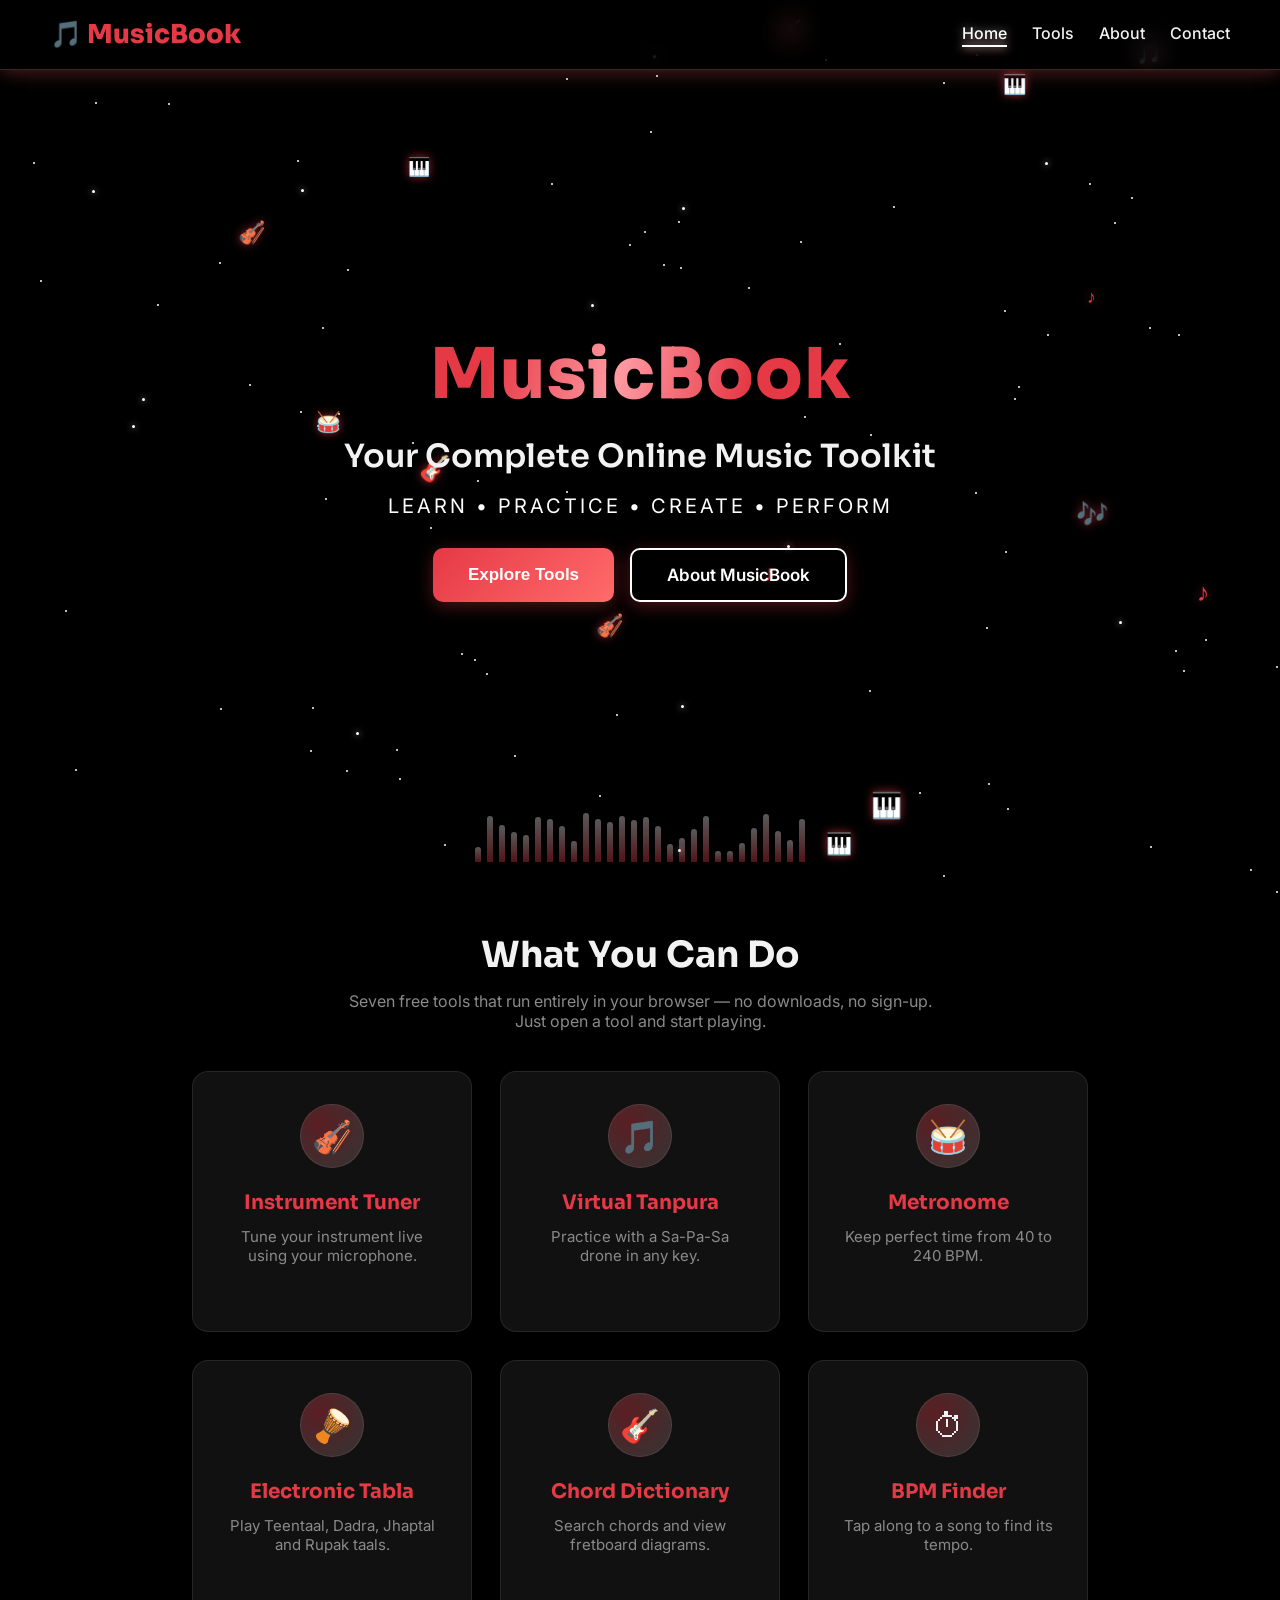
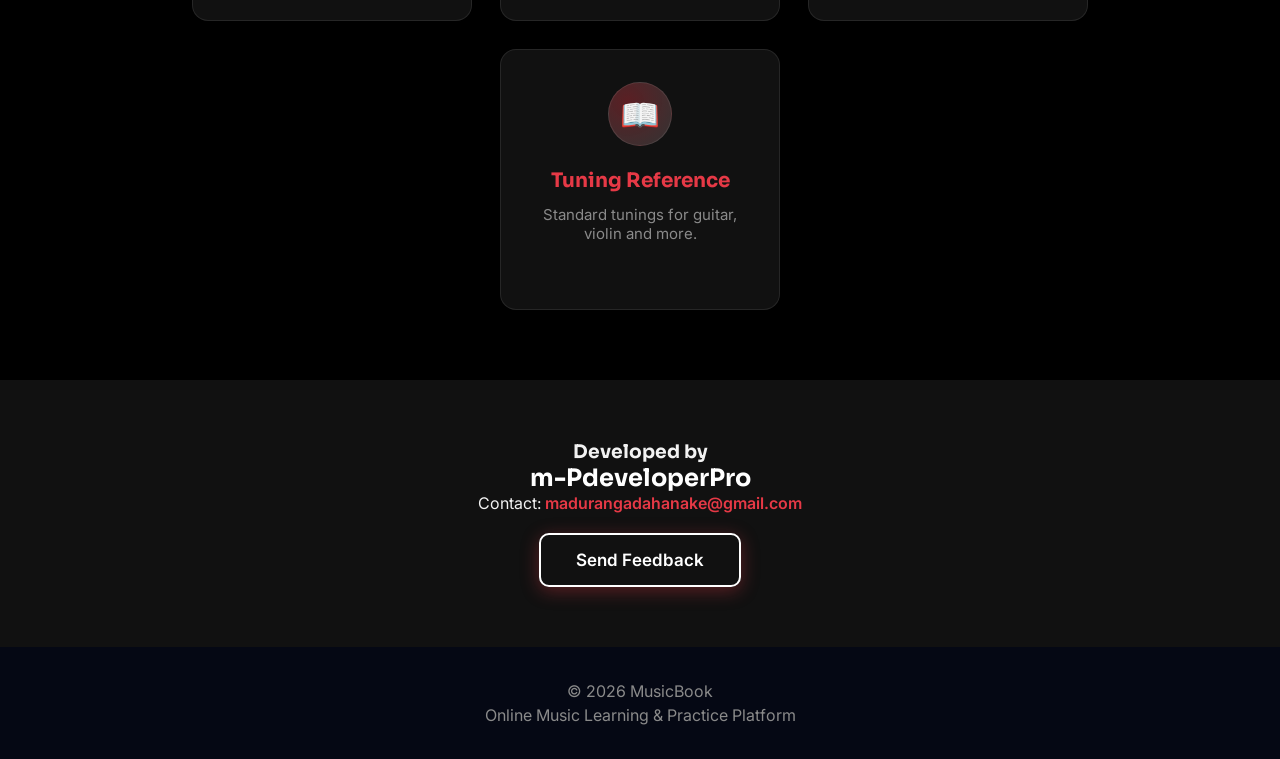
<file: index.html>
<!DOCTYPE html>
<html lang="en">

<head>

    <meta charset="UTF-8">
    <meta name="viewport" content="width=device-width, initial-scale=1.0">
    <meta name="description" content="MusicBook is a free online music toolkit — tuner, metronome, tanpura, tabla, chord dictionary and BPM finder.">

    <title>MusicBook | Online Music Toolkit</title>

    <link rel="stylesheet" href="css/style.css">
    <link rel="stylesheet" href="css/animation.css">

</head>


<body data-root="">

<a class="skip-link" href="#main">Skip to content</a>

<!-- Navigation Bar -->

<header class="navbar">

    <div class="logo">

        🎵 MusicBook

    </div>

    <button class="nav-toggle" aria-label="Toggle navigation">☰</button>

    <nav>

        <a href="index.html">Home</a>

        <a href="pages/tools.html">Tools</a>

        <a href="pages/about.html">About</a>

        <a href="pages/contact.html">Contact</a>

    </nav>


</header>



<main id="main">

<!-- Hero Section -->

<section class="hero">

    <div class="eq-bars"></div>

    <div class="hero-content">


        <h1>
            MusicBook
        </h1>


        <h2>
            Your Complete Online Music Toolkit
        </h2>



        <p>

            Learn • Practice • Create • Perform

        </p>


        <div class="btn-row">

            <button onclick="openTools()">

                Explore Tools

            </button>

            <a class="btn btn-outline" href="pages/about.html">About MusicBook</a>

        </div>


    </div>



</section>




<!-- Features Section -->

<section class="features">


<h2>
    What You Can Do
</h2>

<p class="section-subtitle">
    Seven free tools that run entirely in your browser — no downloads, no
    sign-up. Just open a tool and start playing.
</p>



<div class="feature-container">


<a class="feature-card" href="tools/tuner.html">

<div class="emoji">🎻</div>

<h3>
Instrument Tuner
</h3>

<p>
Tune your instrument live using your microphone.
</p>

<span class="go-arrow">Try it →</span>

</a>




<a class="feature-card" href="tools/tanpura.html">

<div class="emoji">🎵</div>

<h3>
Virtual Tanpura
</h3>

<p>
Practice with a Sa-Pa-Sa drone in any key.
</p>

<span class="go-arrow">Try it →</span>

</a>




<a class="feature-card" href="tools/metronome.html">

<div class="emoji">🥁</div>

<h3>
Metronome
</h3>

<p>
Keep perfect time from 40 to 240 BPM.
</p>

<span class="go-arrow">Try it →</span>

</a>




<a class="feature-card" href="tools/tabla.html">

<div class="emoji">🪘</div>

<h3>
Electronic Tabla
</h3>

<p>
Play Teentaal, Dadra, Jhaptal and Rupak taals.
</p>

<span class="go-arrow">Try it →</span>

</a>




<a class="feature-card" href="tools/chords.html">

<div class="emoji">🎸</div>

<h3>
Chord Dictionary
</h3>

<p>
Search chords and view fretboard diagrams.
</p>

<span class="go-arrow">Try it →</span>

</a>




<a class="feature-card" href="tools/bpm.html">

<div class="emoji">⏱</div>

<h3>
BPM Finder
</h3>

<p>
Tap along to a song to find its tempo.
</p>

<span class="go-arrow">Try it →</span>

</a>




<a class="feature-card" href="tools/instruments.html">

<div class="emoji">📖</div>

<h3>
Tuning Reference
</h3>

<p>
Standard tunings for guitar, violin and more.
</p>

<span class="go-arrow">Try it →</span>

</a>


</div>


</section>






<!-- Developer Section -->

<section class="developer">


<h3>
Developed by
</h3>


<h2>
m-PdeveloperPro
</h2>


<p>
Contact: <span class="contact-email">madurangadahanake@gmail.com</span>
</p>


<div class="btn-row">

<a class="btn btn-outline" href="pages/contact.html">Send Feedback</a>

</div>


</section>


</main>



<!-- Footer -->

<footer>


<p>
© 2026 MusicBook
</p>


<p>
Online Music Learning & Practice Platform
</p>


</footer>





<script src="js/main.js"></script>


</body>


</html>
</file>
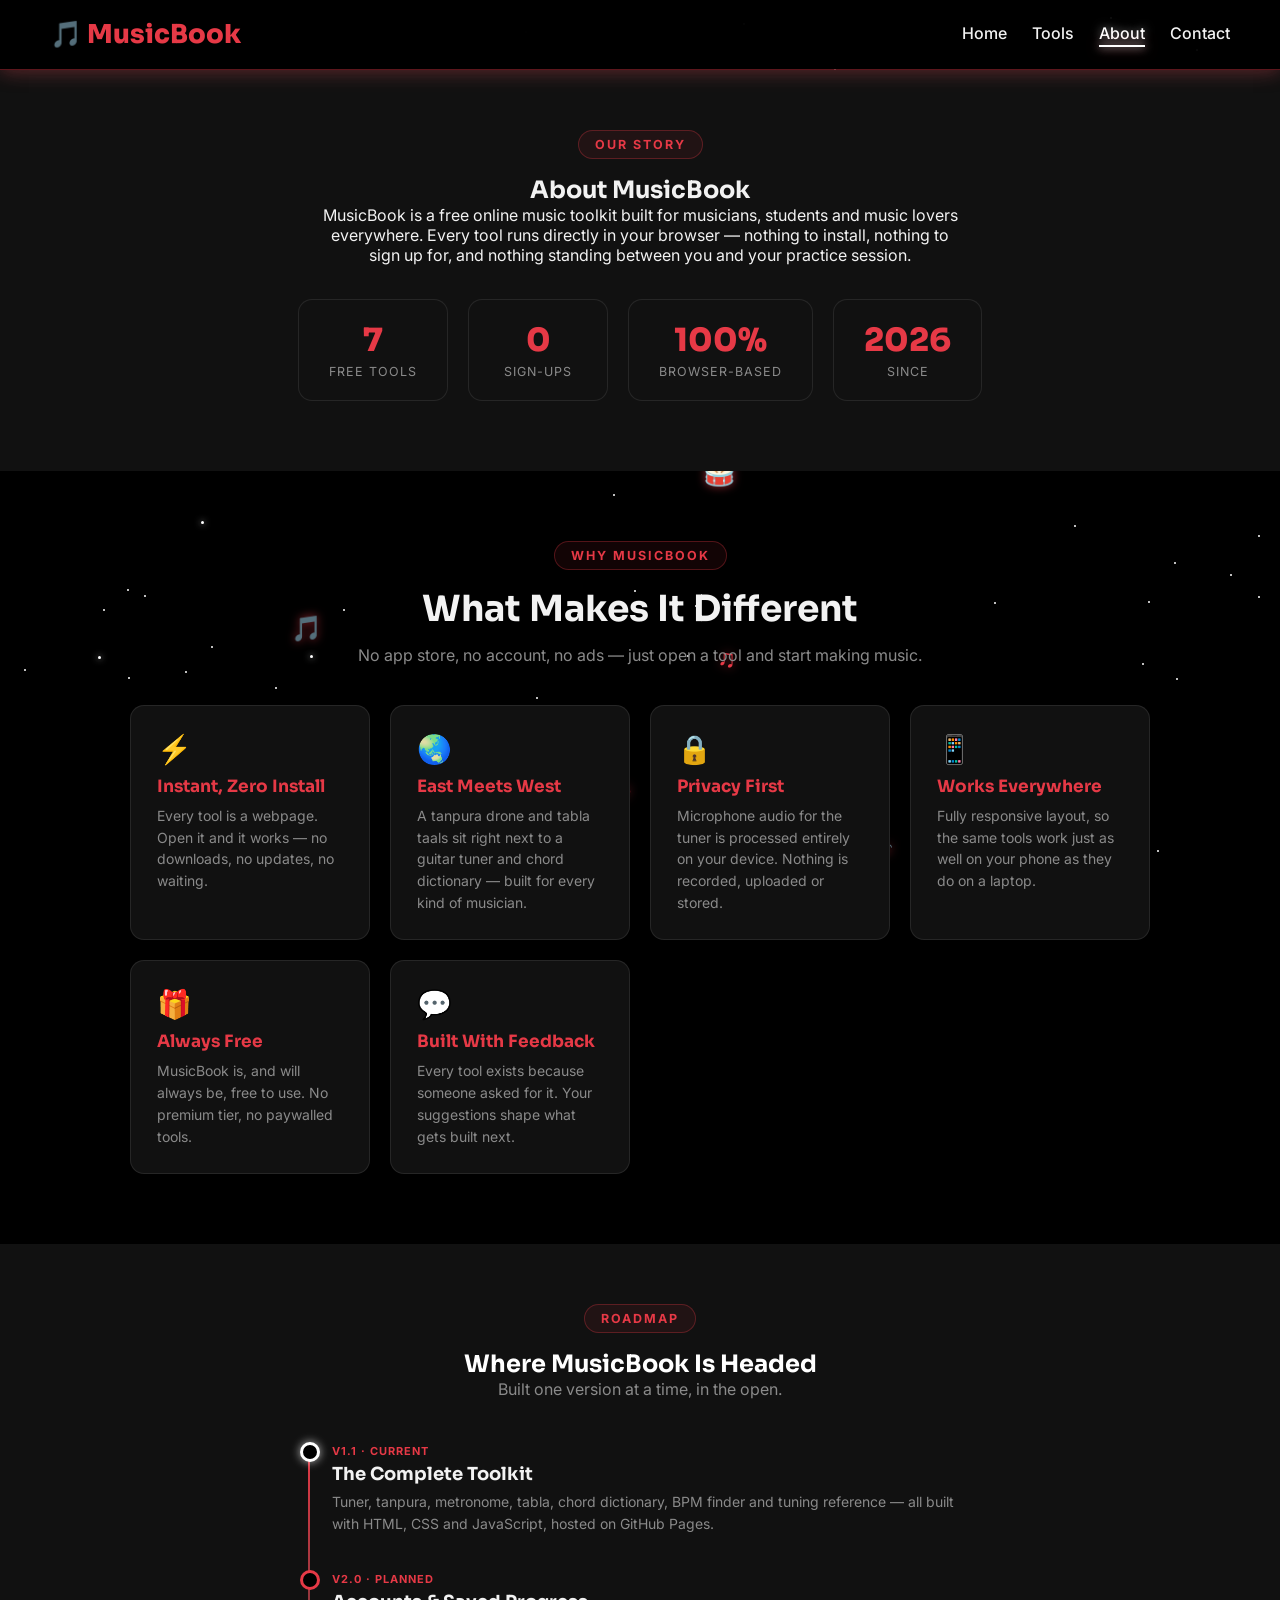
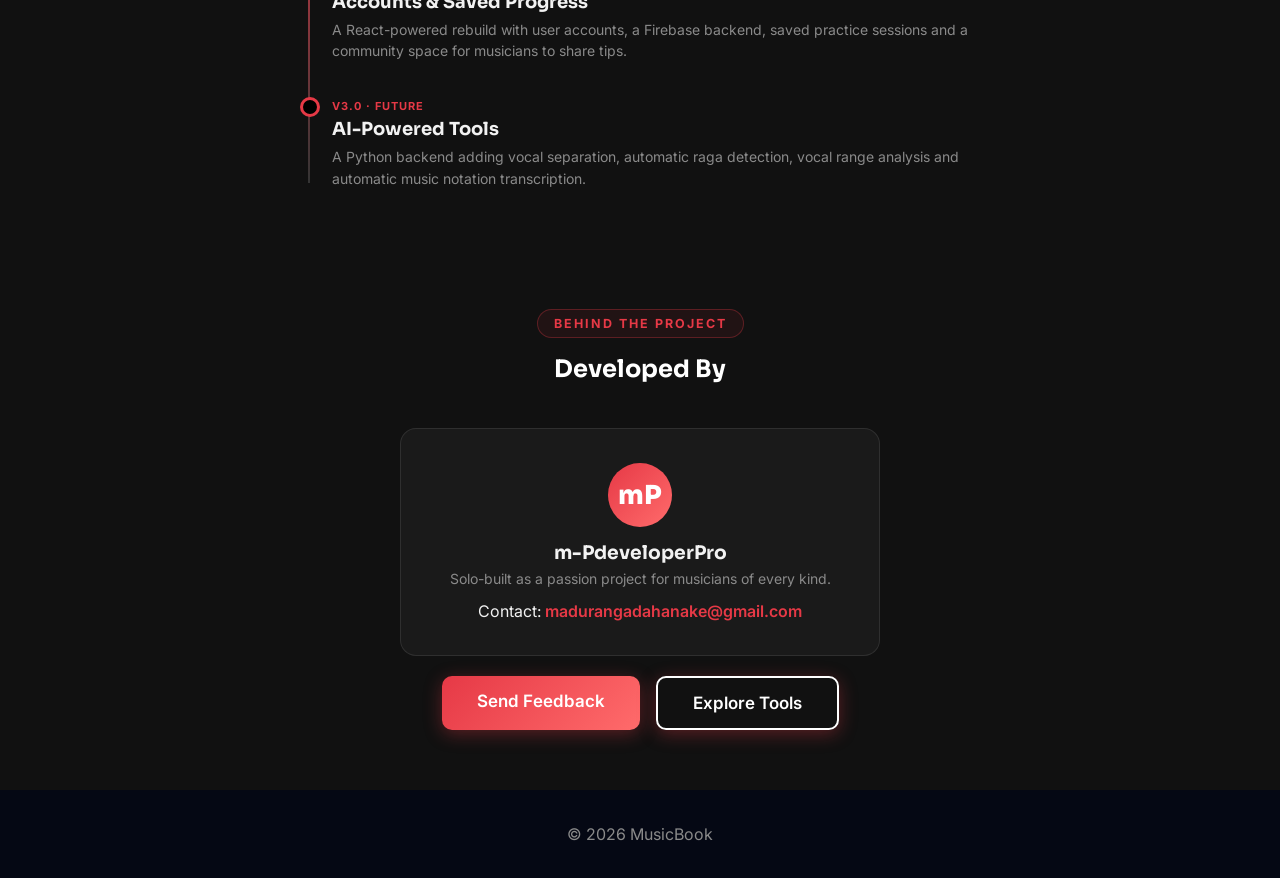
<file: pages/about.html>
<!DOCTYPE html>
<html lang="en">

<head>

<meta charset="UTF-8">

<meta name="viewport" content="width=device-width, initial-scale=1.0">

<title>About MusicBook</title>

<link rel="stylesheet" href="../css/style.css">
<link rel="stylesheet" href="../css/animation.css">

</head>


<body>


<header class="navbar">

<div class="logo">
🎵 MusicBook
</div>

<button class="nav-toggle" aria-label="Toggle navigation">☰</button>

<nav>

<a href="../index.html">Home</a>

<a href="tools.html">Tools</a>

<a href="about.html">About</a>

<a href="contact.html">Contact</a>

</nav>


</header>


<main id="main">


<!-- Intro -->

<section class="developer">


<span class="eyebrow">Our Story</span>

<h1>
About MusicBook
</h1>


<p style="max-width:640px; margin:0 auto;">

MusicBook is a free online music toolkit built for musicians,
students and music lovers everywhere. Every tool runs directly in
your browser — nothing to install, nothing to sign up for, and
nothing standing between you and your practice session.

</p>


<div class="stat-row">

    <div class="stat-card">
        <span class="num">7</span>
        <span class="label">Free Tools</span>
    </div>

    <div class="stat-card">
        <span class="num">0</span>
        <span class="label">Sign-ups</span>
    </div>

    <div class="stat-card">
        <span class="num">100%</span>
        <span class="label">Browser-based</span>
    </div>

    <div class="stat-card">
        <span class="num">2026</span>
        <span class="label">Since</span>
    </div>

</div>


</section>



<!-- What makes it different -->

<section class="features">

<span class="eyebrow">Why MusicBook</span>

<h2>
What Makes It Different
</h2>

<p class="section-subtitle">
No app store, no account, no ads — just open a tool and start
making music.
</p>


<div class="value-grid">

    <div class="value-card">
        <div class="icon">⚡</div>
        <h4>Instant, Zero Install</h4>
        <p>Every tool is a webpage. Open it and it works — no
        downloads, no updates, no waiting.</p>
    </div>

    <div class="value-card">
        <div class="icon">🌏</div>
        <h4>East Meets West</h4>
        <p>A tanpura drone and tabla taals sit right next to a
        guitar tuner and chord dictionary — built for every kind
        of musician.</p>
    </div>

    <div class="value-card">
        <div class="icon">🔒</div>
        <h4>Privacy First</h4>
        <p>Microphone audio for the tuner is processed entirely on
        your device. Nothing is recorded, uploaded or stored.</p>
    </div>

    <div class="value-card">
        <div class="icon">📱</div>
        <h4>Works Everywhere</h4>
        <p>Fully responsive layout, so the same tools work just as
        well on your phone as they do on a laptop.</p>
    </div>

    <div class="value-card">
        <div class="icon">🎁</div>
        <h4>Always Free</h4>
        <p>MusicBook is, and will always be, free to use. No
        premium tier, no paywalled tools.</p>
    </div>

    <div class="value-card">
        <div class="icon">💬</div>
        <h4>Built With Feedback</h4>
        <p>Every tool exists because someone asked for it. Your
        suggestions shape what gets built next.</p>
    </div>

</div>

</section>



<!-- Roadmap -->

<section class="developer">

<span class="eyebrow">Roadmap</span>

<h2>
Where MusicBook Is Headed
</h2>

<p class="section-subtitle" style="margin-bottom:0;">
Built one version at a time, in the open.
</p>


<div class="timeline">

    <div class="timeline-item current">
        <span class="ver-tag">v1.1 &middot; Current</span>
        <h4>The Complete Toolkit</h4>
        <p>Tuner, tanpura, metronome, tabla, chord dictionary, BPM
        finder and tuning reference — all built with HTML, CSS and
        JavaScript, hosted on GitHub Pages.</p>
    </div>

    <div class="timeline-item">
        <span class="ver-tag">v2.0 &middot; Planned</span>
        <h4>Accounts &amp; Saved Progress</h4>
        <p>A React-powered rebuild with user accounts, a Firebase
        backend, saved practice sessions and a community space for
        musicians to share tips.</p>
    </div>

    <div class="timeline-item">
        <span class="ver-tag">v3.0 &middot; Future</span>
        <h4>AI-Powered Tools</h4>
        <p>A Python backend adding vocal separation, automatic raga
        detection, vocal range analysis and automatic music
        notation transcription.</p>
    </div>

</div>

</section>



<!-- Developer credit -->

<section class="developer">

<span class="eyebrow">Behind the Project</span>

<h2>
Developed By
</h2>

<div class="credit-card">

    <div class="avatar">mP</div>

    <h3 style="text-align:center; color:var(--text); margin-bottom:6px;">m-PdeveloperPro</h3>

    <p style="text-align:center; color:var(--muted); font-size:14px;">
    Solo-built as a passion project for musicians of every kind.
    </p>

    <p style="text-align:center; margin-top:14px;">
    Contact: <span class="contact-email">madurangadahanake@gmail.com</span>
    </p>

</div>


<div class="btn-row">

<a class="btn" href="contact.html">Send Feedback</a>

<a class="btn btn-outline" href="tools.html">Explore Tools</a>

</div>


</section>


</main>



<footer>

<p>
© 2026 MusicBook
</p>

</footer>


<script src="../js/main.js"></script>


</body>

</html>
</file>
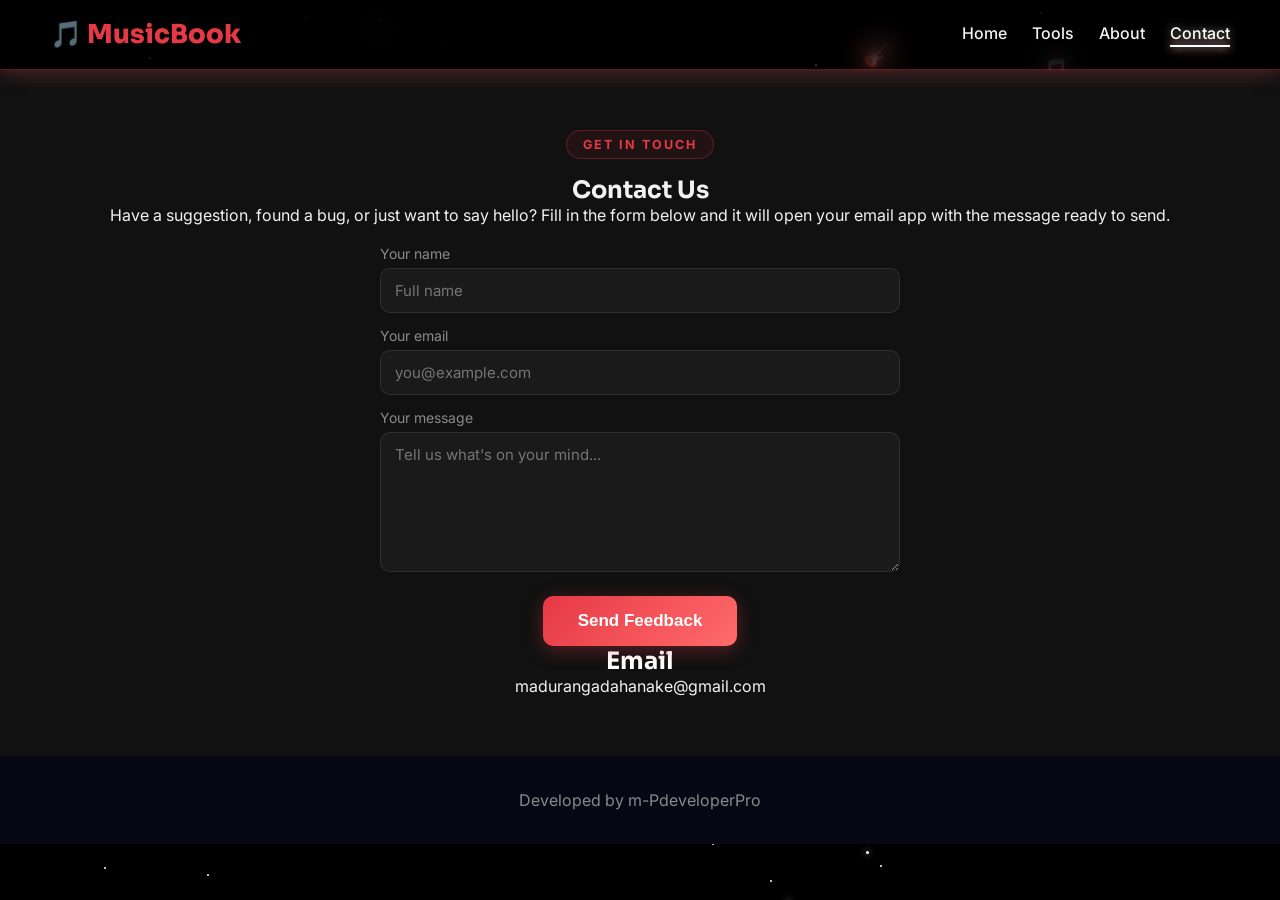
<file: pages/contact.html>
<!DOCTYPE html>
<html lang="en">

<head>

<meta charset="UTF-8">

<meta name="viewport" content="width=device-width, initial-scale=1.0">

<title>Contact MusicBook</title>

<link rel="stylesheet" href="../css/style.css">
<link rel="stylesheet" href="../css/animation.css">

</head>



<body>


<header class="navbar">


<div class="logo">

🎵 MusicBook

</div>

<button class="nav-toggle" aria-label="Toggle navigation">☰</button>

<nav>

<a href="../index.html">Home</a>

<a href="tools.html">Tools</a>

<a href="about.html">About</a>

<a href="contact.html">Contact</a>

</nav>


</header>


<main id="main">


<section class="developer">


<span class="eyebrow">Get in Touch</span>

<h1>
Contact Us
</h1>



<p>
Have a suggestion, found a bug, or just want to say hello?
Fill in the form below and it will open your email app with the
message ready to send.
</p>


<form id="contactForm" class="contact-form" novalidate>

    <label for="senderName">Your name</label>
    <input type="text" id="senderName" name="senderName" placeholder="Full name" required>

    <label for="senderEmail">Your email</label>
    <input type="email" id="senderEmail" name="senderEmail" placeholder="you@example.com" required>

    <label for="senderMessage">Your message</label>
    <textarea id="senderMessage" name="senderMessage" rows="6" placeholder="Tell us what's on your mind..." required></textarea>

    <div class="btn-row">

        <button type="submit">Send Feedback</button>

    </div>

    <p id="formError" class="form-success" style="border-color:#E63946;color:#E63946;background:rgba(230,57,70,0.12);"></p>

    <p id="formSuccess" class="form-success">
        Your email app should now be open with your message ready to
        send. If nothing happened, email us directly at
        madurangadahanake@gmail.com.
    </p>

</form>



<h2>
Email
</h2>


<p>
madurangadahanake@gmail.com
</p>



</section>

</main>



<footer>

<p>
Developed by m-PdeveloperPro
</p>

</footer>


<script src="../js/main.js"></script>

<script>

    const contactForm = document.getElementById("contactForm");
    const formError = document.getElementById("formError");
    const formSuccess = document.getElementById("formSuccess");

    if(contactForm){

        contactForm.addEventListener("submit", function(e){

            e.preventDefault();

            let name = document.getElementById("senderName").value.trim();
            let email = document.getElementById("senderEmail").value.trim();
            let message = document.getElementById("senderMessage").value.trim();

            formError.classList.remove("show");
            formSuccess.classList.remove("show");

            if(!name || !email || !message){

                formError.textContent = "Please fill in every field before sending.";
                formError.classList.add("show");

                return;

            }

            let subject = "MusicBook Feedback from " + name;

            let body = message + "\n\n— " + name + " (" + email + ")";

            let mailtoLink = "mailto:madurangadahanake@gmail.com" +
                "?subject=" + encodeURIComponent(subject) +
                "&body=" + encodeURIComponent(body);

            window.location.href = mailtoLink;

            formSuccess.classList.add("show");

            contactForm.reset();

        });

    }

</script>


</body>

</html>
</file>
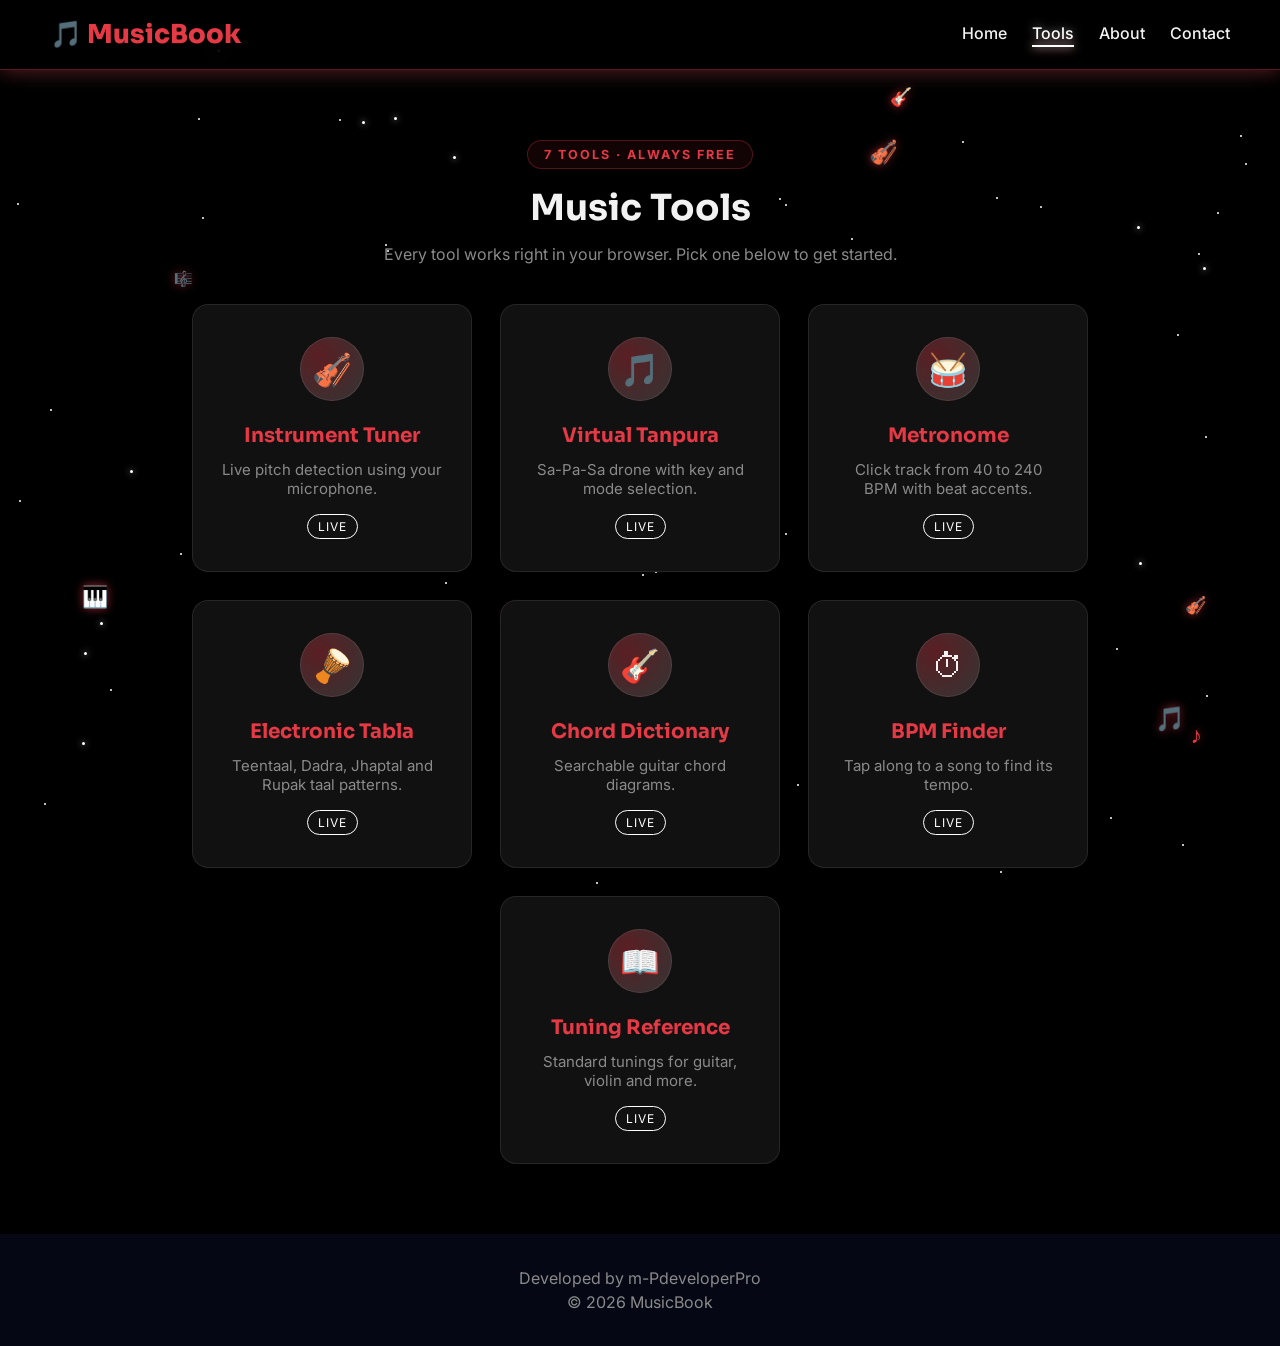
<file: pages/tools.html>
<!DOCTYPE html>
<html lang="en">

<head>

<meta charset="UTF-8">

<meta name="viewport" content="width=device-width, initial-scale=1.0">

<title>MusicBook | Tools</title>

<link rel="stylesheet" href="../css/style.css">
<link rel="stylesheet" href="../css/animation.css">

</head>


<body>


<header class="navbar">

<div class="logo">
🎵 MusicBook
</div>

<button class="nav-toggle" aria-label="Toggle navigation">☰</button>

<nav>

<a href="../index.html">Home</a>

<a href="tools.html">Tools</a>

<a href="about.html">About</a>

<a href="contact.html">Contact</a>

</nav>


</header>


<main id="main">


<section class="features">


<span class="eyebrow">7 Tools &middot; Always Free</span>

<h1>
Music Tools
</h1>

<p class="section-subtitle">
Every tool works right in your browser. Pick one below to get started.
</p>


<div class="feature-container">



<a class="feature-card" href="../tools/tuner.html">

<div class="emoji">🎻</div>

<h3>
Instrument Tuner
</h3>

<p>
Live pitch detection using your microphone.
</p>

<span class="tag">Live</span>

</a>




<a class="feature-card" href="../tools/tanpura.html">

<div class="emoji">🎵</div>

<h3>
Virtual Tanpura
</h3>

<p>
Sa-Pa-Sa drone with key and mode selection.
</p>

<span class="tag">Live</span>

</a>





<a class="feature-card" href="../tools/metronome.html">

<div class="emoji">🥁</div>

<h3>
Metronome
</h3>

<p>
Click track from 40 to 240 BPM with beat accents.
</p>

<span class="tag">Live</span>

</a>





<a class="feature-card" href="../tools/tabla.html">

<div class="emoji">🪘</div>

<h3>
Electronic Tabla
</h3>

<p>
Teentaal, Dadra, Jhaptal and Rupak taal patterns.
</p>

<span class="tag">Live</span>

</a>





<a class="feature-card" href="../tools/chords.html">

<div class="emoji">🎸</div>

<h3>
Chord Dictionary
</h3>

<p>
Searchable guitar chord diagrams.
</p>

<span class="tag">Live</span>

</a>





<a class="feature-card" href="../tools/bpm.html">

<div class="emoji">⏱</div>

<h3>
BPM Finder
</h3>

<p>
Tap along to a song to find its tempo.
</p>

<span class="tag">Live</span>

</a>



<a class="feature-card" href="../tools/instruments.html">

<div class="emoji">📖</div>

<h3>
Tuning Reference
</h3>

<p>
Standard tunings for guitar, violin and more.
</p>

<span class="tag">Live</span>

</a>


</div>


</section>


</main>




<footer>

<p>
Developed by m-PdeveloperPro
</p>

<p>
© 2026 MusicBook
</p>

</footer>



<script src="../js/main.js"></script>


</body>

</html>
</file>
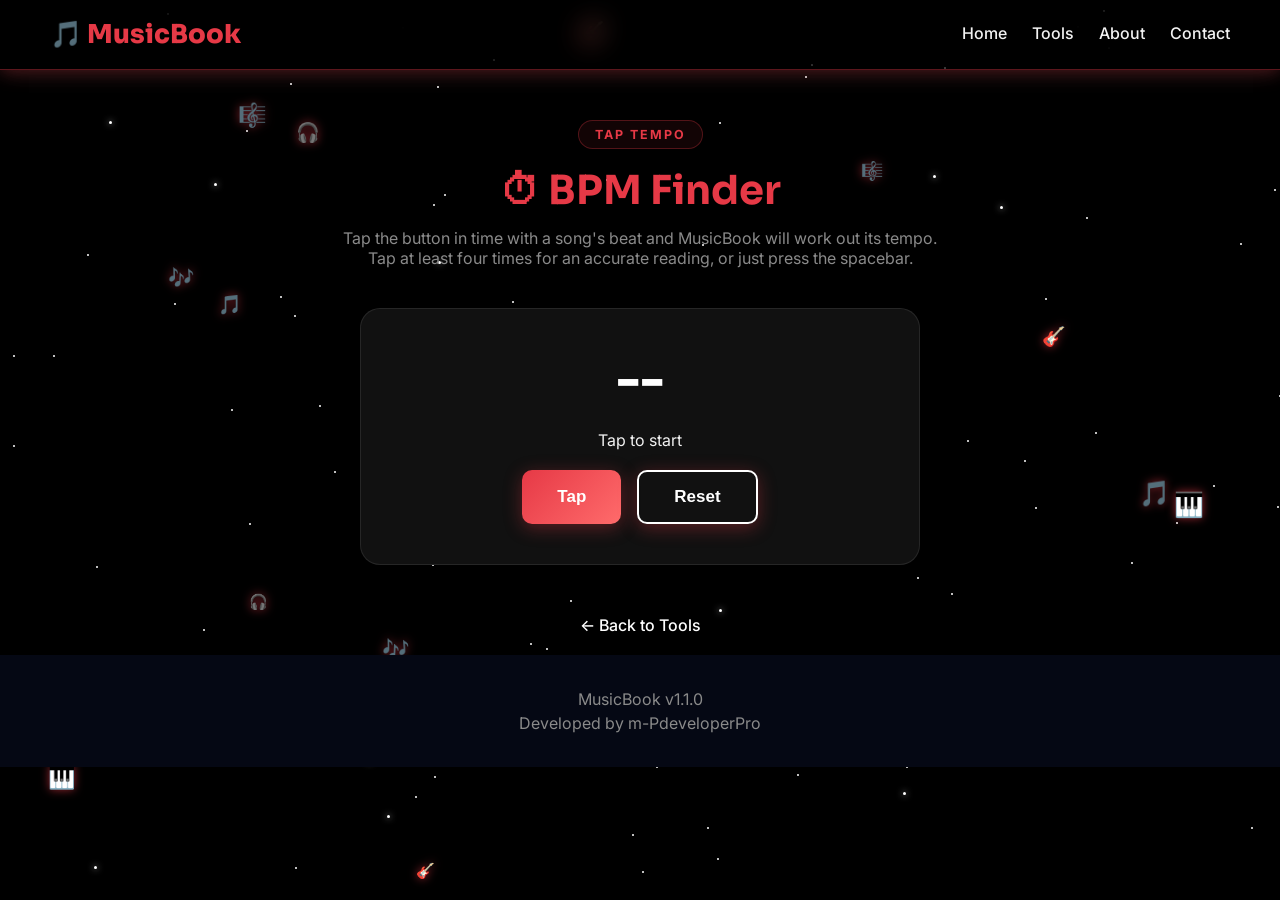
<file: tools/bpm.html>
<!DOCTYPE html>
<html lang="en">

<head>

<meta charset="UTF-8">

<meta name="viewport" content="width=device-width, initial-scale=1.0">

<title>MusicBook | BPM Finder</title>

<link rel="stylesheet" href="../css/style.css">
<link rel="stylesheet" href="../css/animation.css">

</head>


<body>


<header class="navbar">

<div class="logo">
🎵 MusicBook
</div>

<button class="nav-toggle" aria-label="Toggle navigation">☰</button>

<nav>

<a href="../index.html">Home</a>

<a href="../pages/tools.html">Tools</a>

<a href="../pages/about.html">About</a>

<a href="../pages/contact.html">Contact</a>

</nav>


</header>


<main id="main">

<section class="tool-hero">

<span class="eyebrow">Tap Tempo</span>

<h1>
⏱ BPM Finder
</h1>

<p>
Tap the button in time with a song's beat and MusicBook will work
out its tempo. Tap at least four times for an accurate reading, or
just press the spacebar.
</p>

</section>


<div class="tool-card">

<h2 id="bpmResult">--</h2>

<p id="tapCount">Tap to start</p>

<div class="btn-row">

    <button id="tapButton" class="pulsing">Tap</button>

    <button id="resetTap" class="btn-outline">Reset</button>

</div>

</div>


<p style="text-align:center;"><a class="back-link" href="../pages/tools.html">&larr; Back to Tools</a></p>

</main>



<footer>

<p>
MusicBook v1.1.0
</p>

<p>
Developed by m-PdeveloperPro
</p>

</footer>



<script src="../js/main.js"></script>
<script src="../js/bpm.js"></script>


</body>

</html>
</file>
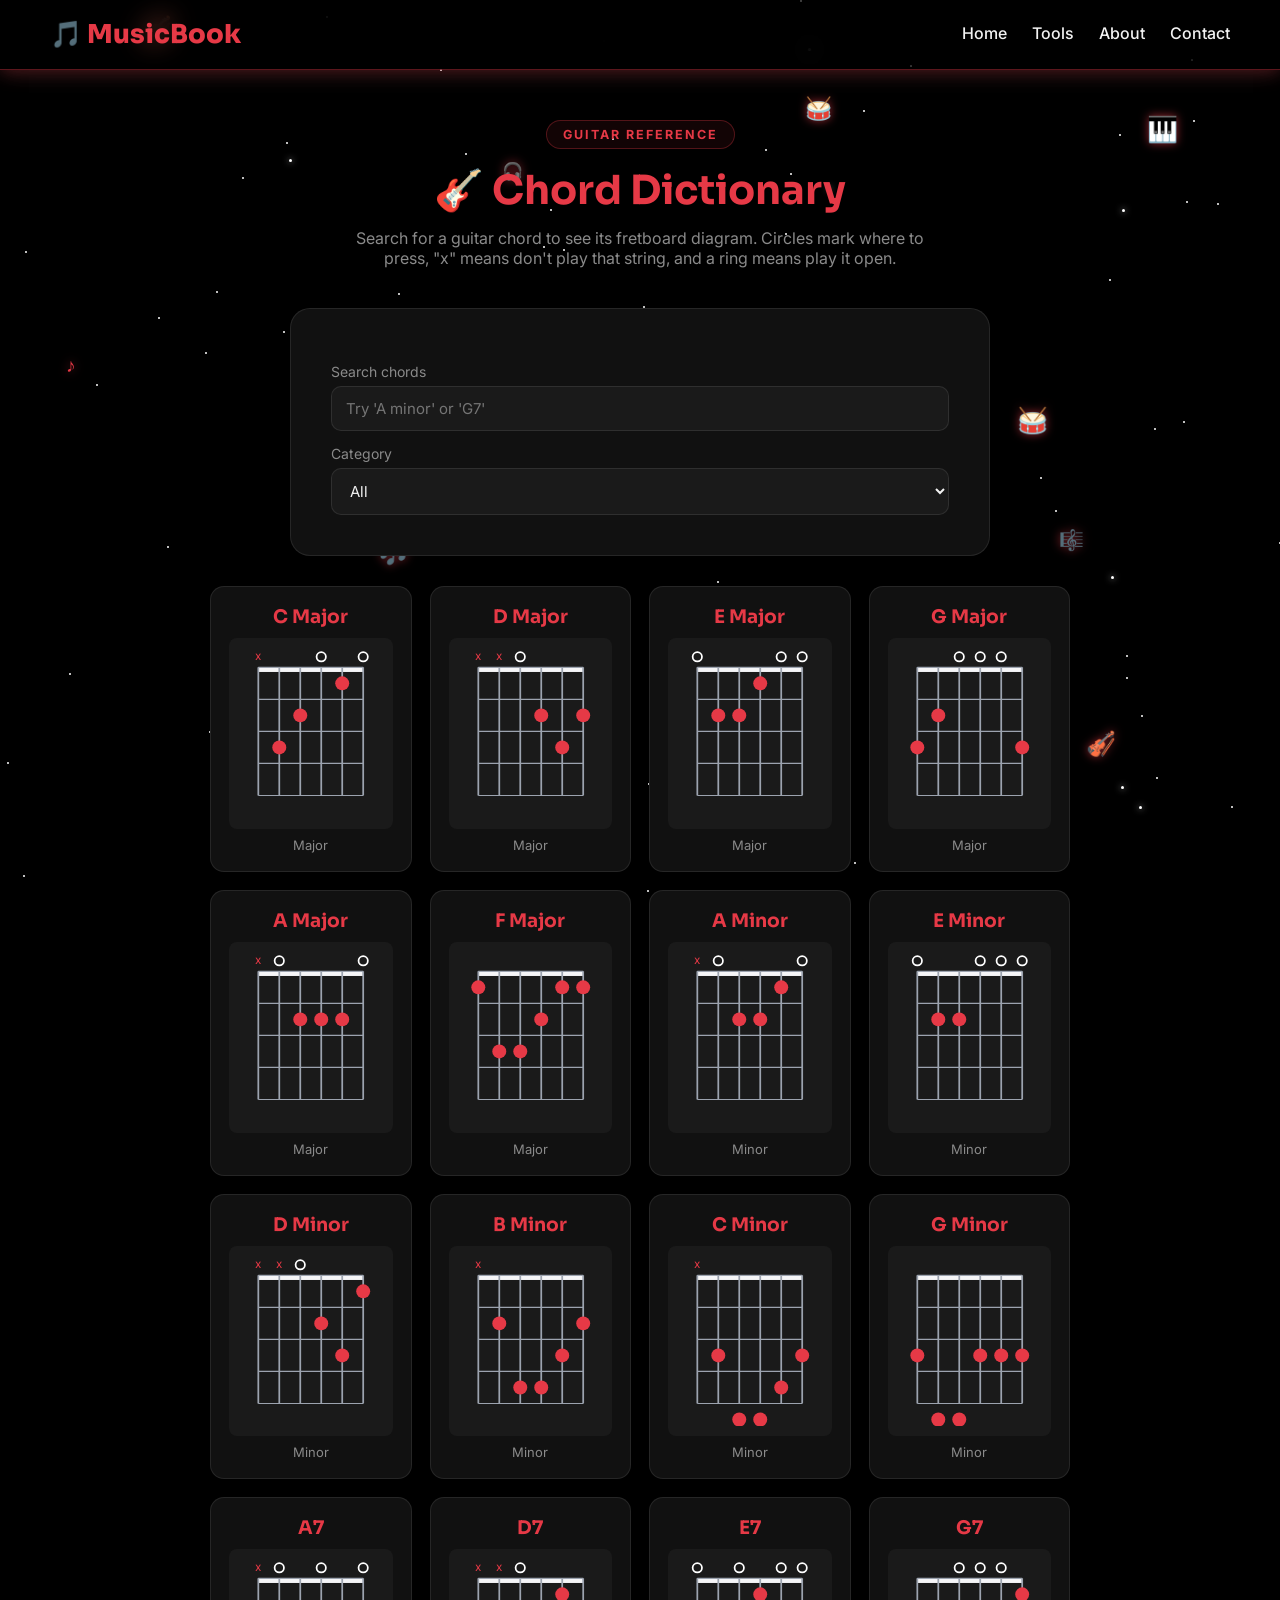
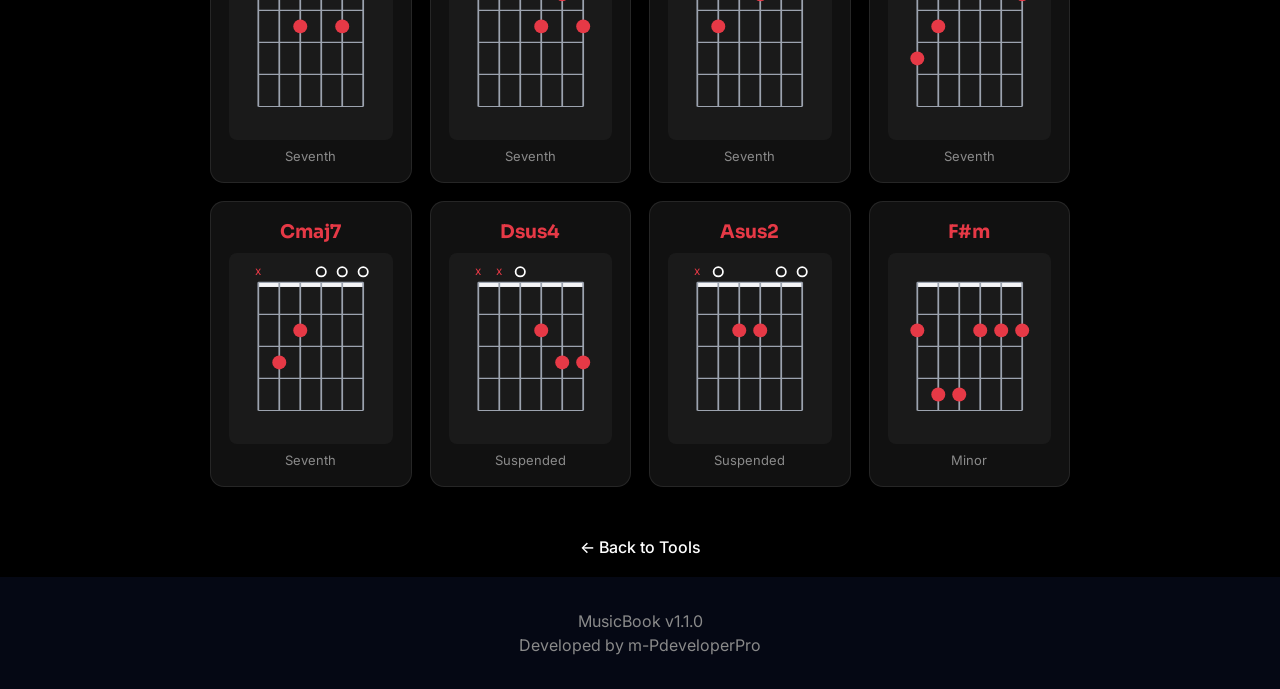
<file: tools/chords.html>
<!DOCTYPE html>
<html lang="en">

<head>

<meta charset="UTF-8">

<meta name="viewport" content="width=device-width, initial-scale=1.0">

<title>MusicBook | Chord Dictionary</title>

<link rel="stylesheet" href="../css/style.css">
<link rel="stylesheet" href="../css/animation.css">

</head>


<body>


<header class="navbar">

<div class="logo">
🎵 MusicBook
</div>

<button class="nav-toggle" aria-label="Toggle navigation">☰</button>

<nav>

<a href="../index.html">Home</a>

<a href="../pages/tools.html">Tools</a>

<a href="../pages/about.html">About</a>

<a href="../pages/contact.html">Contact</a>

</nav>


</header>


<main id="main">

<section class="tool-hero">

<span class="eyebrow">Guitar Reference</span>

<h1>
🎸 Chord Dictionary
</h1>

<p>
Search for a guitar chord to see its fretboard diagram. Circles
mark where to press, "x" means don't play that string, and a ring
means play it open.
</p>

</section>


<div class="tool-card" style="max-width:700px;">

<label for="chordSearch">Search chords</label>

<input type="text" id="chordSearch" placeholder="Try 'A minor' or 'G7'">

<label for="chordCategory">Category</label>

<select id="chordCategory">
    <option value="All" selected>All</option>
    <option value="Major">Major</option>
    <option value="Minor">Minor</option>
    <option value="Seventh">Seventh</option>
    <option value="Suspended">Suspended</option>
</select>

</div>


<div id="chordGrid" class="chord-grid"></div>

<p id="chordEmpty" style="display:none; text-align:center; color:var(--muted);">
No chords match your search.
</p>


<p style="text-align:center;"><a class="back-link" href="../pages/tools.html">&larr; Back to Tools</a></p>

</main>



<footer>

<p>
MusicBook v1.1.0
</p>

<p>
Developed by m-PdeveloperPro
</p>

</footer>



<script src="../js/main.js"></script>
<script src="../js/chords.js"></script>


</body>

</html>
</file>
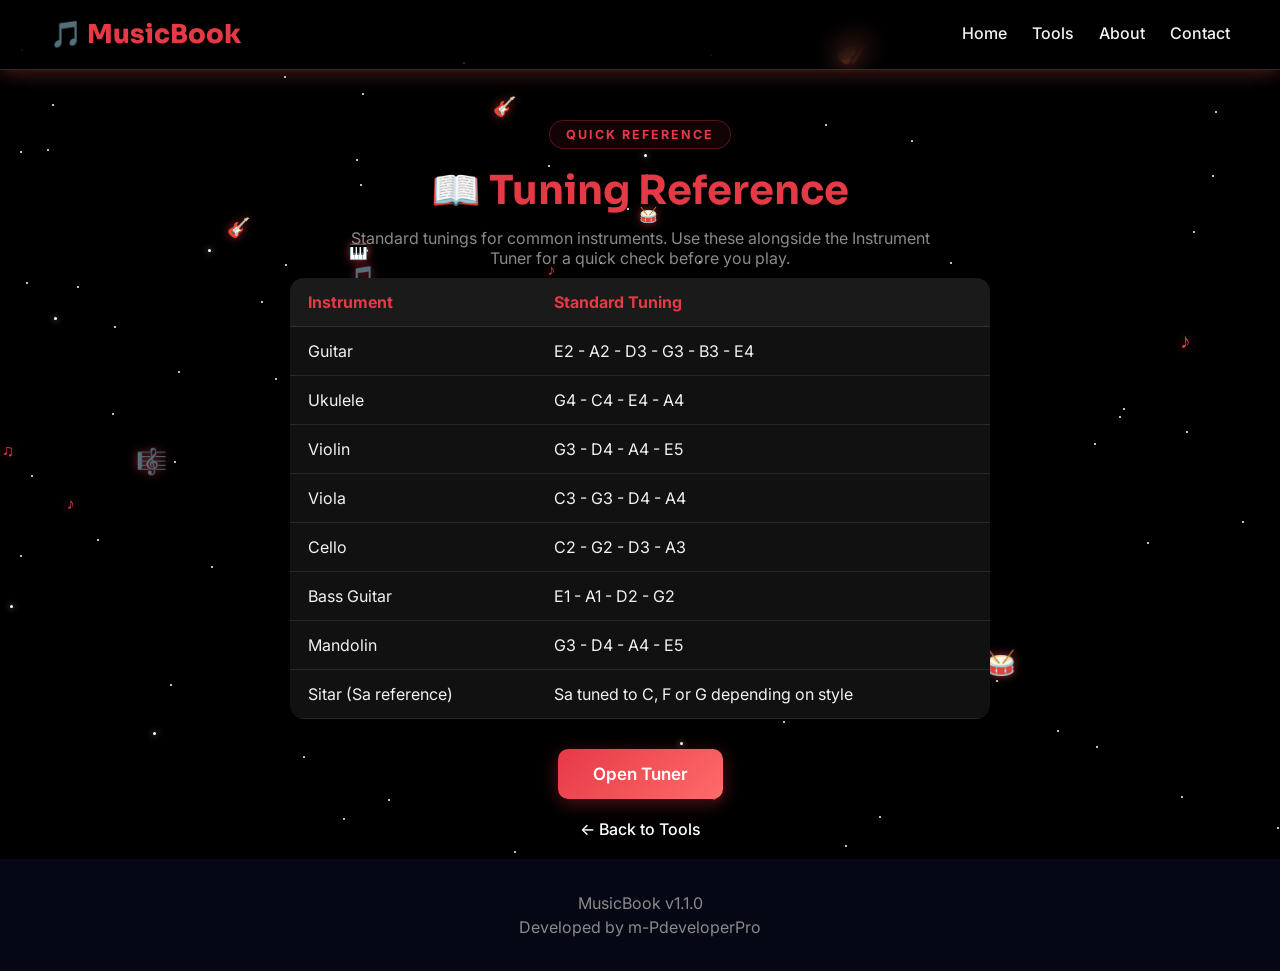
<file: tools/instruments.html>
<!DOCTYPE html>
<html lang="en">

<head>

<meta charset="UTF-8">

<meta name="viewport" content="width=device-width, initial-scale=1.0">

<title>MusicBook | Tuning Reference</title>

<link rel="stylesheet" href="../css/style.css">
<link rel="stylesheet" href="../css/animation.css">

<style>

    .ref-table{

        width:100%;
        max-width:700px;
        margin:0 auto;
        border-collapse:collapse;
        background:var(--panel);
        border-radius:14px;
        overflow:hidden;

    }

    .ref-table th, .ref-table td{

        padding:14px 18px;
        text-align:left;
        border-bottom:1px solid var(--border);

    }

    .ref-table th{

        background:var(--panel-2);
        color:var(--gold);

    }

    .ref-table td{

        color:var(--text);

    }

</style>

</head>


<body>


<header class="navbar">

<div class="logo">
🎵 MusicBook
</div>

<button class="nav-toggle" aria-label="Toggle navigation">☰</button>

<nav>

<a href="../index.html">Home</a>

<a href="../pages/tools.html">Tools</a>

<a href="../pages/about.html">About</a>

<a href="../pages/contact.html">Contact</a>

</nav>


</header>


<main id="main">

<section class="tool-hero">

<span class="eyebrow">Quick Reference</span>

<h1>
📖 Tuning Reference
</h1>

<p>
Standard tunings for common instruments. Use these alongside the
Instrument Tuner for a quick check before you play.
</p>

</section>


<table class="ref-table">

    <thead>
        <tr>
            <th>Instrument</th>
            <th>Standard Tuning</th>
        </tr>
    </thead>

    <tbody>
        <tr><td>Guitar</td><td>E2 - A2 - D3 - G3 - B3 - E4</td></tr>
        <tr><td>Ukulele</td><td>G4 - C4 - E4 - A4</td></tr>
        <tr><td>Violin</td><td>G3 - D4 - A4 - E5</td></tr>
        <tr><td>Viola</td><td>C3 - G3 - D4 - A4</td></tr>
        <tr><td>Cello</td><td>C2 - G2 - D3 - A3</td></tr>
        <tr><td>Bass Guitar</td><td>E1 - A1 - D2 - G2</td></tr>
        <tr><td>Mandolin</td><td>G3 - D4 - A4 - E5</td></tr>
        <tr><td>Sitar (Sa reference)</td><td>Sa tuned to C, F or G depending on style</td></tr>
    </tbody>

</table>


<p style="text-align:center; margin-top:30px;">
<a class="btn" href="tuner.html">Open Tuner</a>
</p>


<p style="text-align:center;"><a class="back-link" href="../pages/tools.html">&larr; Back to Tools</a></p>

</main>



<footer>

<p>
MusicBook v1.1.0
</p>

<p>
Developed by m-PdeveloperPro
</p>

</footer>



<script src="../js/main.js"></script>


</body>

</html>
</file>
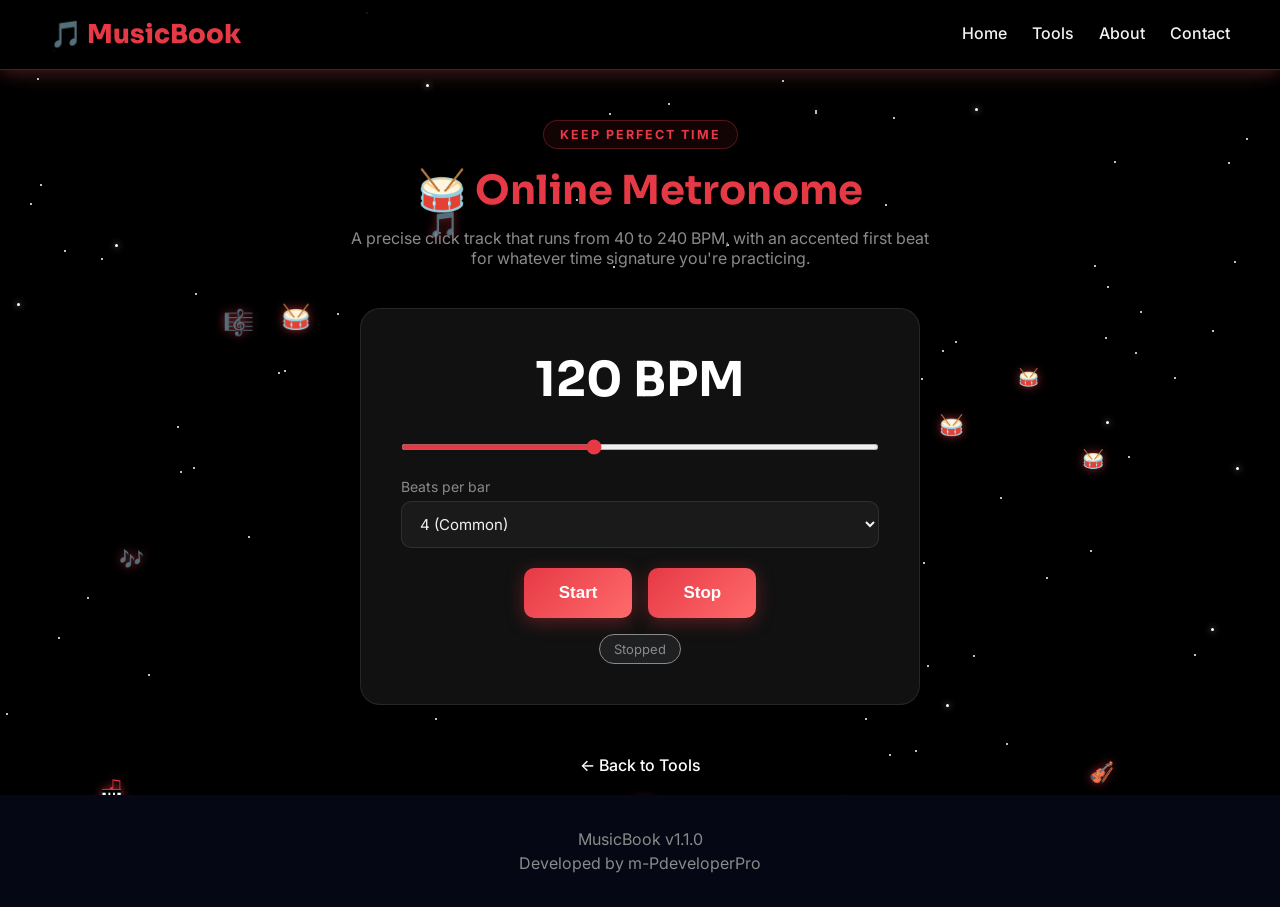
<file: tools/metronome.html>
<!DOCTYPE html>
<html lang="en">

<head>

<meta charset="UTF-8">

<meta name="viewport" content="width=device-width, initial-scale=1.0">

<title>MusicBook | Metronome</title>

<link rel="stylesheet" href="../css/style.css">
<link rel="stylesheet" href="../css/animation.css">

</head>


<body>


<header class="navbar">


<div class="logo">
🎵 MusicBook
</div>

<button class="nav-toggle" aria-label="Toggle navigation">☰</button>

<nav>

<a href="../index.html">Home</a>

<a href="../pages/tools.html">Tools</a>

<a href="../pages/about.html">About</a>

<a href="../pages/contact.html">Contact</a>

</nav>


</header>


<main id="main">

<section class="tool-hero">

<span class="eyebrow">Keep Perfect Time</span>

<h1>
🥁 Online Metronome
</h1>

<p>
A precise click track that runs from 40 to 240 BPM, with an
accented first beat for whatever time signature you're practicing.
</p>

</section>


<div class="tool-card">


<h2 id="bpmValue">
120 BPM
</h2>



<input
type="range"
id="bpm"
min="40"
max="240"
value="120"
aria-label="Beats per minute"
>


<label for="beatsPerBar">Beats per bar</label>

<select id="beatsPerBar">
    <option value="2">2 (Duple)</option>
    <option value="3">3 (Waltz)</option>
    <option value="4" selected>4 (Common)</option>
    <option value="6">6 (Compound)</option>
</select>


<div class="btn-row">

<button onclick="startMetronome()">
Start
</button>



<button onclick="stopMetronome()">
Stop
</button>

</div>


<p><span id="metroStatus" class="status-pill off">Stopped</span></p>


</div>


<p style="text-align:center;"><a class="back-link" href="../pages/tools.html">&larr; Back to Tools</a></p>

</main>




<footer>

<p>
MusicBook v1.1.0
</p>

<p>
Developed by m-PdeveloperPro
</p>

</footer>




<script src="../js/main.js"></script>
<script src="../js/metronome.js"></script>


</body>

</html>
</file>
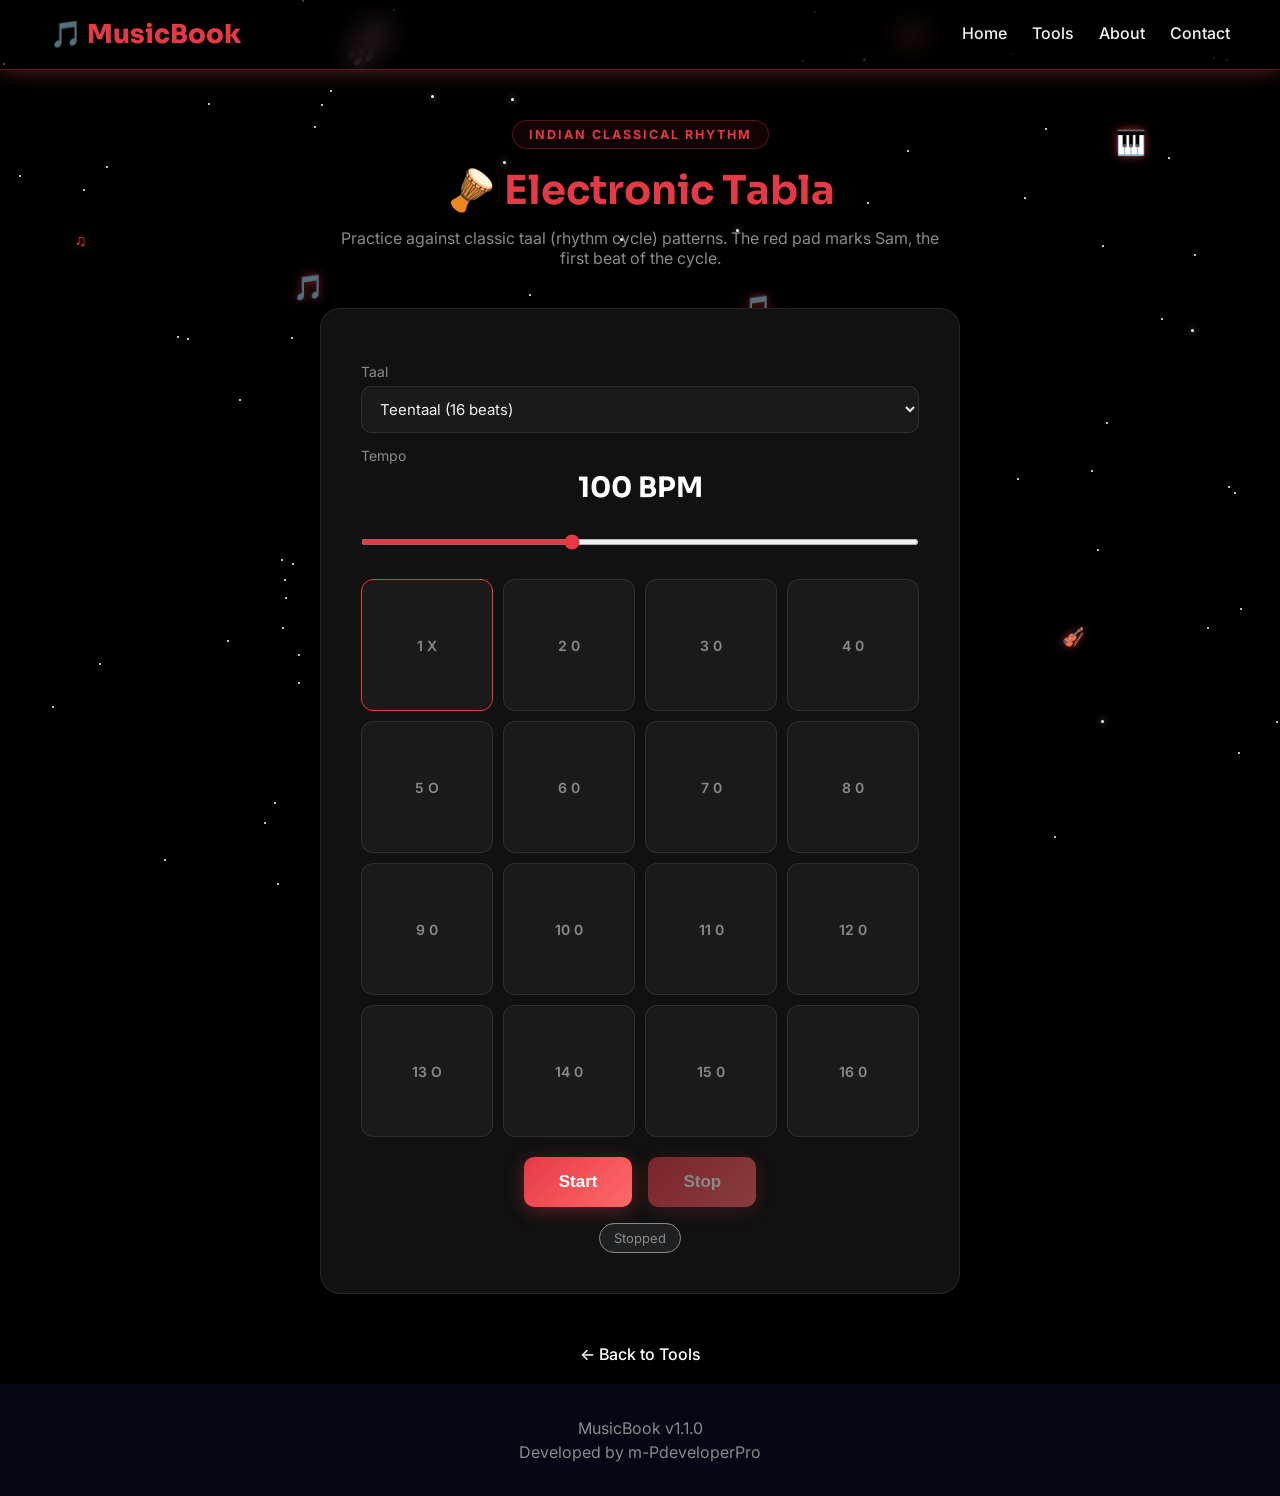
<file: tools/tabla.html>
<!DOCTYPE html>
<html lang="en">

<head>

<meta charset="UTF-8">

<meta name="viewport" content="width=device-width, initial-scale=1.0">

<title>MusicBook | Electronic Tabla</title>

<link rel="stylesheet" href="../css/style.css">
<link rel="stylesheet" href="../css/animation.css">

</head>


<body>


<header class="navbar">

<div class="logo">
🎵 MusicBook
</div>

<button class="nav-toggle" aria-label="Toggle navigation">☰</button>

<nav>

<a href="../index.html">Home</a>

<a href="../pages/tools.html">Tools</a>

<a href="../pages/about.html">About</a>

<a href="../pages/contact.html">Contact</a>

</nav>


</header>


<main id="main">

<section class="tool-hero">

<span class="eyebrow">Indian Classical Rhythm</span>

<h1>
🪘 Electronic Tabla
</h1>

<p>
Practice against classic taal (rhythm cycle) patterns. The red
pad marks Sam, the first beat of the cycle.
</p>

</section>


<div class="tool-card" style="max-width:640px;">

<label for="taalSelect">Taal</label>

<select id="taalSelect">
    <option value="teentaal" selected>Teentaal (16 beats)</option>
    <option value="dadra">Dadra (6 beats)</option>
    <option value="jhaptal">Jhaptal (10 beats)</option>
    <option value="rupak">Rupak (7 beats)</option>
</select>


<label for="tablaBpm">Tempo</label>

<h2 id="tablaBpmValue" style="font-size:28px;">100 BPM</h2>

<input type="range" id="tablaBpm" min="40" max="200" value="100" aria-label="Tabla tempo">


<div id="padGrid" class="pad-grid"></div>


<div class="btn-row">

    <button id="startTabla">Start</button>

    <button id="stopTabla">Stop</button>

</div>


<p><span id="tablaStatus" class="status-pill off">Stopped</span></p>


</div>


<p style="text-align:center;"><a class="back-link" href="../pages/tools.html">&larr; Back to Tools</a></p>

</main>



<footer>

<p>
MusicBook v1.1.0
</p>

<p>
Developed by m-PdeveloperPro
</p>

</footer>



<script src="../js/main.js"></script>
<script src="../js/tabla.js"></script>


</body>

</html>
</file>
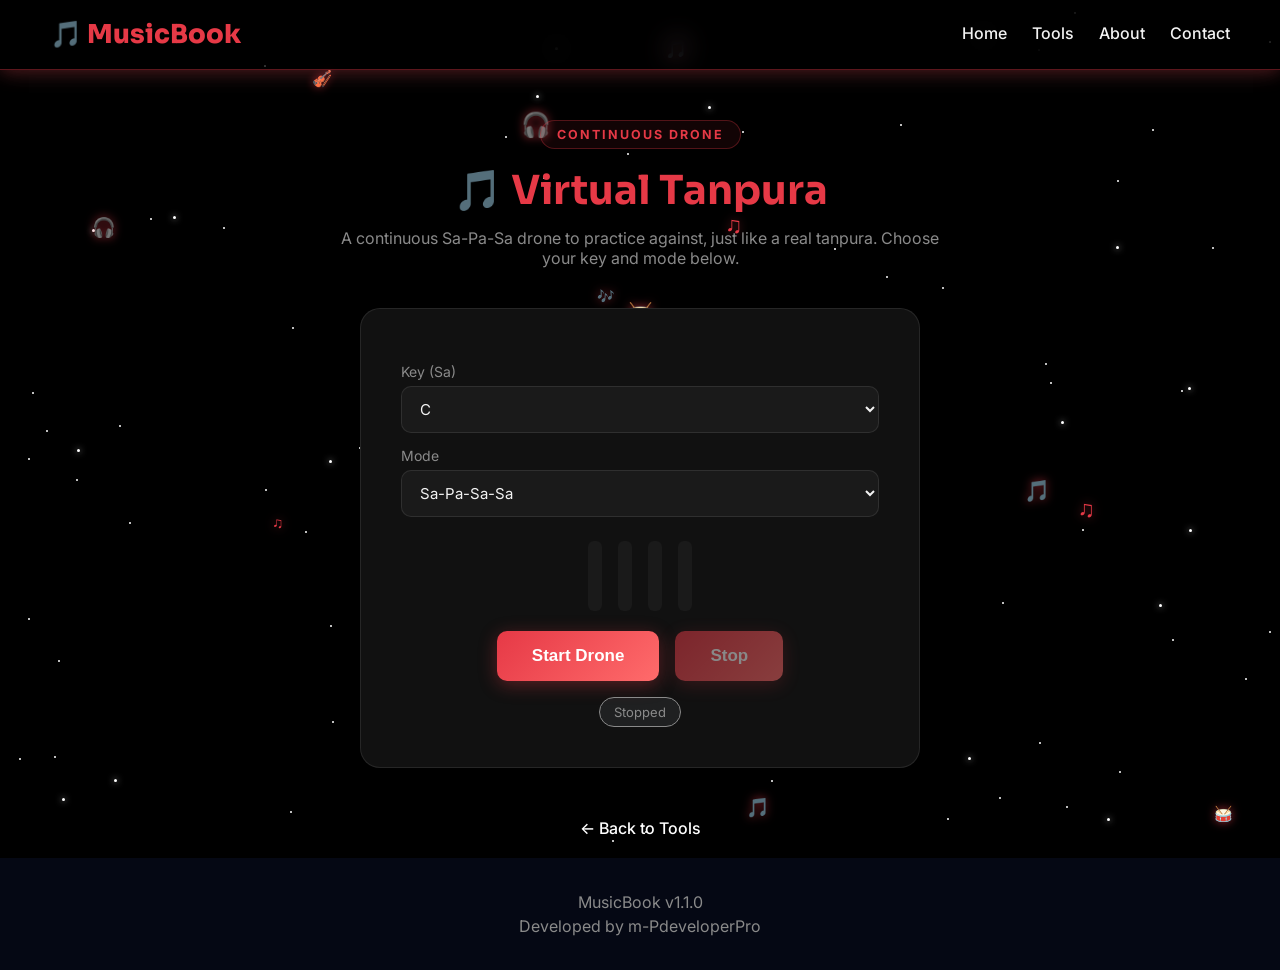
<file: tools/tanpura.html>
<!DOCTYPE html>
<html lang="en">

<head>

<meta charset="UTF-8">

<meta name="viewport" content="width=device-width, initial-scale=1.0">

<title>MusicBook | Virtual Tanpura</title>

<link rel="stylesheet" href="../css/style.css">
<link rel="stylesheet" href="../css/animation.css">

</head>


<body>


<header class="navbar">

<div class="logo">
🎵 MusicBook
</div>

<button class="nav-toggle" aria-label="Toggle navigation">☰</button>

<nav>

<a href="../index.html">Home</a>

<a href="../pages/tools.html">Tools</a>

<a href="../pages/about.html">About</a>

<a href="../pages/contact.html">Contact</a>

</nav>


</header>


<main id="main">

<section class="tool-hero">

<span class="eyebrow">Continuous Drone</span>

<h1>
🎵 Virtual Tanpura
</h1>

<p>
A continuous Sa-Pa-Sa drone to practice against, just like a real
tanpura. Choose your key and mode below.
</p>

</section>


<div class="tool-card">

<label for="tanpuraKey">Key (Sa)</label>

<select id="tanpuraKey">
    <option value="C" selected>C</option>
    <option value="C#">C#</option>
    <option value="D">D</option>
    <option value="D#">D#</option>
    <option value="E">E</option>
    <option value="F">F</option>
    <option value="F#">F#</option>
    <option value="G">G</option>
    <option value="G#">G#</option>
    <option value="A">A</option>
    <option value="A#">A#</option>
    <option value="B">B</option>
</select>


<label for="tanpuraMode">Mode</label>

<select id="tanpuraMode">
    <option value="sa-pa" selected>Sa-Pa-Sa-Sa</option>
    <option value="sa-ma">Sa-Ma-Sa-Sa</option>
</select>


<div class="btn-row" style="margin-top:24px;">

    <div class="tanpura-string" style="width:14px;height:70px;background:var(--panel-2);border-radius:6px;"></div>
    <div class="tanpura-string" style="width:14px;height:70px;background:var(--panel-2);border-radius:6px;"></div>
    <div class="tanpura-string" style="width:14px;height:70px;background:var(--panel-2);border-radius:6px;"></div>
    <div class="tanpura-string" style="width:14px;height:70px;background:var(--panel-2);border-radius:6px;"></div>

</div>


<div class="btn-row">

    <button id="startTanpura">Start Drone</button>

    <button id="stopTanpura">Stop</button>

</div>


<p><span id="tanpuraStatus" class="status-pill off">Stopped</span></p>


</div>


<p style="text-align:center;"><a class="back-link" href="../pages/tools.html">&larr; Back to Tools</a></p>

</main>



<footer>

<p>
MusicBook v1.1.0
</p>

<p>
Developed by m-PdeveloperPro
</p>

</footer>



<script src="../js/main.js"></script>
<script src="../js/tanpura.js"></script>


</body>

</html>
</file>
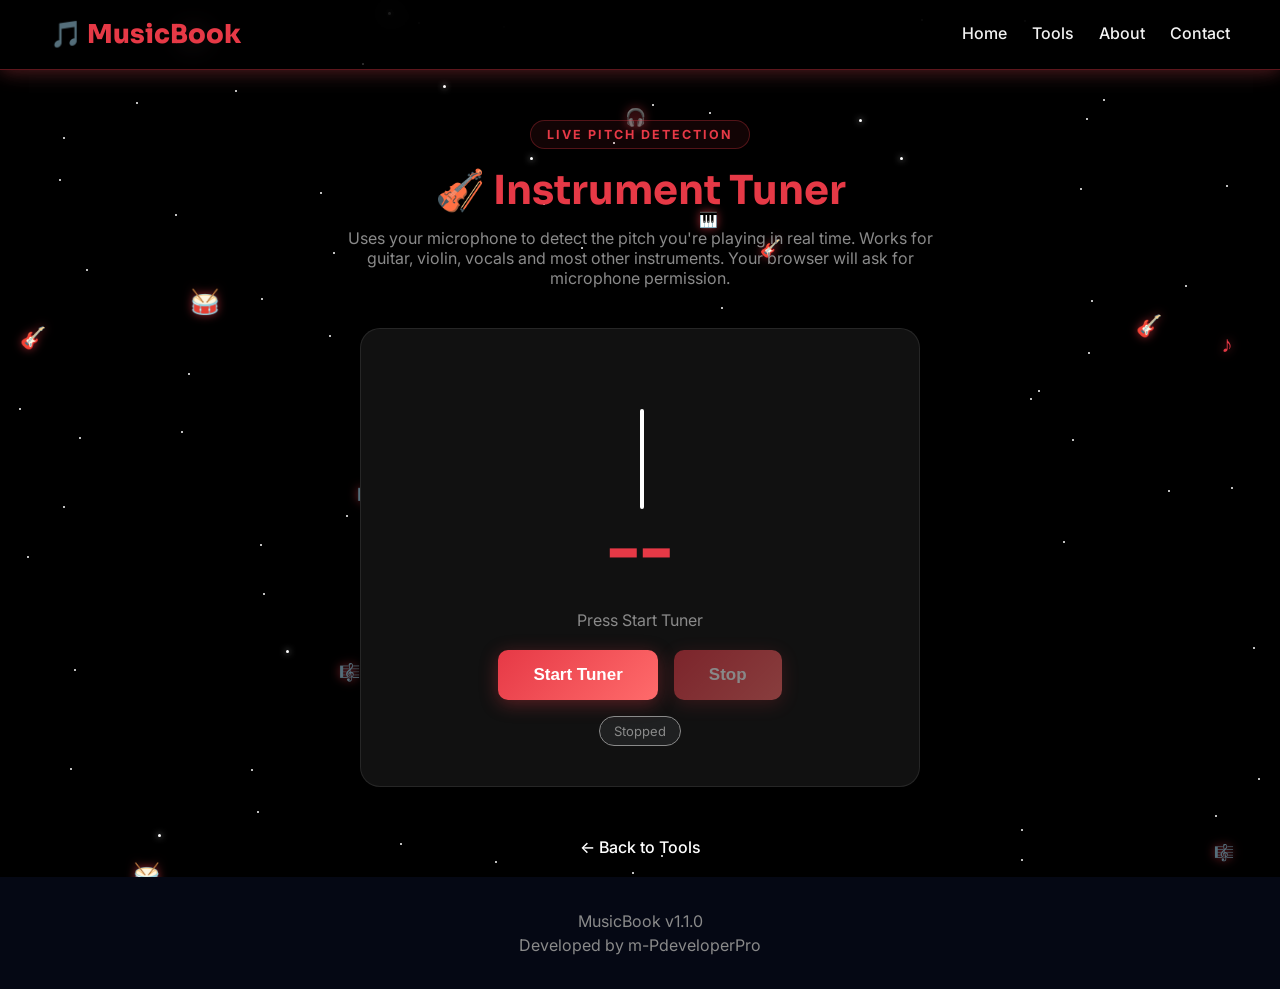
<file: tools/tuner.html>
<!DOCTYPE html>
<html lang="en">

<head>

<meta charset="UTF-8">

<meta name="viewport" content="width=device-width, initial-scale=1.0">

<title>MusicBook | Instrument Tuner</title>

<link rel="stylesheet" href="../css/style.css">
<link rel="stylesheet" href="../css/animation.css">

</head>


<body>


<header class="navbar">

<div class="logo">
🎵 MusicBook
</div>

<button class="nav-toggle" aria-label="Toggle navigation">☰</button>

<nav>

<a href="../index.html">Home</a>

<a href="../pages/tools.html">Tools</a>

<a href="../pages/about.html">About</a>

<a href="../pages/contact.html">Contact</a>

</nav>


</header>


<main id="main">

<section class="tool-hero">

<span class="eyebrow">Live Pitch Detection</span>

<h1>
🎻 Instrument Tuner
</h1>

<p>
Uses your microphone to detect the pitch you're playing in real
time. Works for guitar, violin, vocals and most other instruments.
Your browser will ask for microphone permission.
</p>

</section>


<div class="tool-card">

<div class="tuner-meter">

    <div class="needle-wrap">

        <div id="tunerNeedle" style="position:absolute; left:50%; bottom:0; width:4px; height:100px; background:var(--secondary); transform-origin:bottom center; transform:rotate(0deg); border-radius:4px;"></div>

    </div>

    <h2 id="tunerNote">--</h2>

    <p id="tunerFreq">Press Start Tuner</p>

</div>


<div class="btn-row">

    <button id="startTuner">Start Tuner</button>

    <button id="stopTuner">Stop</button>

</div>


<p><span id="tunerStatus" class="status-pill off">Stopped</span></p>


</div>


<p style="text-align:center;"><a class="back-link" href="../pages/tools.html">&larr; Back to Tools</a></p>


</main>



<footer>

<p>
MusicBook v1.1.0
</p>

<p>
Developed by m-PdeveloperPro
</p>

</footer>



<script src="../js/main.js"></script>
<script src="../js/tuner.js"></script>


</body>

</html>
</file>
<file: css/style.css>
/*
MusicBook v1.1.0
Main Website Style
*/

@import url('https://fonts.googleapis.com/css2?family=Sora:wght@600;700;800&family=Inter:wght@400;500;600;700&display=swap');

:root{

    --bg:#000000;
    --panel:#111111;
    --panel-2:#1a1a1a;
    --primary:#E63946;
    --primary-2:#FF6B6B;
    --secondary:#FFFFFF;
    --secondary-2:#D9D9D9;
    --gold:#E63946;
    --text:#F2F2F2;
    --muted:#8A8A8A;
    --border:rgba(255,255,255,0.09);

}


header, main, footer{

    position:relative;
    z-index:1;

}


.starfield{

    position:fixed;

    inset:0;

    z-index:0;

    pointer-events:none;

    overflow:hidden;

}


.star{

    position:absolute;

    width:2px;

    height:2px;

    background:#FFFFFF;

    border-radius:50%;

    animation:twinkle 3.5s ease-in-out infinite;

}


.star.big{

    width:3px;

    height:3px;

    box-shadow:0 0 6px rgba(255,255,255,0.85);

}


.star-icon{

    position:absolute;

    color:var(--gold);

    filter:drop-shadow(0 0 5px rgba(230,57,70,0.65));

    animation:twinkle 4.5s ease-in-out infinite;

    line-height:1;

}


@keyframes twinkle{

    0%,100%{ opacity:0.12; transform:scale(0.75); }
    50%{ opacity:1; transform:scale(1.15); }

}

.eyebrow{

    display:inline-block;
    font-size:12.5px;
    font-weight:700;
    letter-spacing:2px;
    text-transform:uppercase;
    color:var(--gold);
    background:rgba(230,57,70,0.08);
    border:1px solid rgba(230,57,70,0.3);
    padding:6px 16px;
    border-radius:999px;
    margin-bottom:16px;

}


*{

    margin:0;
    padding:0;
    box-sizing:border-box;

}



html{

    scroll-behavior:smooth;

}



body{

    background:var(--bg);

    color:var(--text);

    font-family:'Inter', Arial, Helvetica, sans-serif;

    overflow-x:hidden;

}



h1,h2,h3{

    font-family:'Sora', Arial, Helvetica, sans-serif;

}



a{

    color:inherit;

}



/* Skip link for accessibility */

.skip-link{

    position:absolute;
    left:-999px;
    top:auto;
    background:var(--primary);
    color:white;
    padding:10px 16px;
    border-radius:8px;
    z-index:1000;

}


.skip-link:focus{

    left:16px;
    top:16px;

}



:focus-visible{

    outline:2px solid var(--secondary);
    outline-offset:3px;

}



/* Navigation */


.navbar{

    width:100%;

    padding:18px 50px;

    display:flex;

    justify-content:space-between;

    align-items:center;

    background:rgba(0,0,0,0.35);

    backdrop-filter:blur(14px);

    -webkit-backdrop-filter:blur(14px);

    position:sticky;

    top:0;

    z-index:100;

    border-bottom:1px solid rgba(230,57,70,0.4);

    box-shadow:0 1px 18px rgba(230,57,70,0.35), 0 1px 30px rgba(255,255,255,0.06);

}



.logo{

    font-size:26px;

    font-weight:800;

    color:var(--gold);

    font-family:'Sora', sans-serif;

    display:flex;

    align-items:center;

    gap:8px;

    transition:0.3s ease;

}


.logo:hover{

    transform:rotate(-3deg) scale(1.03);

    text-shadow:0 0 14px rgba(230,57,70,0.5);

}



nav{

    display:flex;

    align-items:center;

    flex-wrap:wrap;

}



nav a{

    color:var(--text);

    text-decoration:none;

    margin-left:25px;

    font-size:16px;

    font-weight:500;

    position:relative;

    padding-bottom:4px;

    transition:color 0.25s ease;

}



nav a::after{

    content:"";

    position:absolute;

    left:0;

    bottom:0;

    width:0%;

    height:2px;

    background:var(--secondary);

    box-shadow:0 0 8px rgba(255,255,255,0.9), 0 0 14px rgba(230,57,70,0.6);

    transition:width 0.25s ease;

}



nav a:hover{

    color:var(--secondary);

    text-shadow:0 0 10px rgba(255,255,255,0.55);

}


nav a:hover::after,
nav a.active::after{

    width:100%;

}


nav a.active{

    color:var(--secondary);

    text-shadow:0 0 10px rgba(255,255,255,0.55);

}



.nav-toggle{

    display:none;

    background:none;

    border:none;

    color:var(--text);

    font-size:26px;

    cursor:pointer;

}




/* Hero Section */


.hero{

    min-height:88vh;

    display:flex;

    justify-content:center;

    align-items:center;

    text-align:center;

    position:relative;

    background:transparent;

    overflow:hidden;

}


.hero-content{

    position:relative;

    z-index:2;

    padding:20px;

}



.hero h1{

    font-size:70px;

    font-weight:800;

    letter-spacing:1px;

    background:linear-gradient(100deg, var(--gold) 15%, #ff9aa2 45%, var(--gold) 75%);

    -webkit-background-clip:text;

    background-clip:text;

    -webkit-text-fill-color:transparent;

    display:inline-block;

}



.hero h2{

    font-size:32px;

    margin:18px auto;

    max-width:700px;

    font-weight:600;

    color:var(--text);

}



.hero p{

    font-size:20px;

    color:var(--secondary);

    margin-bottom:30px;

    letter-spacing:3px;

    text-transform:uppercase;

}



/* Equalizer signature behind hero */

.eq-bars{

    position:absolute;

    left:0; right:0; bottom:0;

    display:flex;

    justify-content:center;

    align-items:flex-end;

    gap:6px;

    height:160px;

    z-index:1;

    opacity:0.35;

    pointer-events:none;

}


.eq-bars span{

    width:6px;

    background:linear-gradient(180deg, var(--secondary), var(--primary));

    border-radius:4px 4px 0 0;

    animation:eqMove 1.4s ease-in-out infinite;

}



@keyframes eqMove{

    0%,100%{ height:12px; }
    50%{ height:110px; }

}




button, .btn{

    padding:15px 35px;

    background:linear-gradient(135deg, var(--primary), var(--primary-2));

    color:white;

    border:none;

    border-radius:10px;

    font-size:17px;

    font-weight:600;

    cursor:pointer;

    transition:0.25s ease;

    display:inline-block;

    text-decoration:none;

    box-shadow:0 4px 18px rgba(230,57,70,0.35);

}



button:hover, .btn:hover{

    background:linear-gradient(135deg, var(--secondary), var(--secondary-2));

    transform:translateY(-2px);

    box-shadow:0 8px 26px rgba(255,255,255,0.45);

}


button:active, .btn:active{

    transform:translateY(0);

}


button:disabled{

    opacity:0.5;

    cursor:not-allowed;

    transform:none;

}


.btn-outline{

    background:transparent;

    border:2px solid var(--secondary);

    color:var(--secondary);

}


.btn-outline:hover{

    background:var(--secondary);

    color:var(--bg);

}


.btn-row{

    display:flex;

    gap:16px;

    justify-content:center;

    flex-wrap:wrap;

    margin-top:20px;

}




/* Features */


.features{

    padding:70px 20px;

    text-align:center;

}



.features h1, .features h2{

    font-size:36px;

    margin-bottom:14px;

}


.section-subtitle{

    color:var(--muted);

    max-width:600px;

    margin:0 auto 40px auto;

    font-size:16px;

}




.feature-container{

    display:flex;

    justify-content:center;

    gap:28px;

    flex-wrap:wrap;

    max-width:1200px;

    margin:0 auto;

}




.feature-card{

    background:var(--panel);

    width:280px;

    padding:32px 28px;

    border-radius:16px;

    transition:0.3s ease;

    border:1px solid var(--border);

    text-align:center;

    text-decoration:none;

    color:var(--text);

    display:flex;

    flex-direction:column;

    align-items:center;

    gap:6px;

    position:relative;

    overflow:hidden;

}


.feature-card::before{

    content:"";

    position:absolute;

    top:0; left:0; right:0;

    height:3px;

    background:linear-gradient(90deg, var(--primary), var(--secondary), var(--gold));

    transform:scaleX(0);

    transform-origin:left;

    transition:transform 0.35s ease;

}


.feature-card:hover::before{

    transform:scaleX(1);

}


.feature-card .emoji{

    font-size:32px;

    margin-bottom:10px;

    width:64px;

    height:64px;

    display:flex;

    align-items:center;

    justify-content:center;

    border-radius:50%;

    background:radial-gradient(circle at 30% 30%, rgba(230,57,70,0.35), rgba(255,255,255,0.15));

    border:1px solid var(--border);

    transition:0.3s ease;

}


.feature-card:hover .emoji{

    transform:scale(1.08) rotate(-4deg);

    border-color:var(--secondary);

}



.feature-card:hover{

    transform:translateY(-8px);

    box-shadow:0 14px 34px rgba(230,57,70,0.35);

    border-color:var(--primary);

}



.feature-card h3{

    margin:6px 0;

    color:var(--gold);

    font-size:20px;

}


.feature-card p{

    color:var(--muted);

    font-size:15px;

}


.feature-card .go-arrow{

    margin-top:12px;

    font-size:13px;

    font-weight:700;

    letter-spacing:0.5px;

    color:var(--secondary);

    opacity:0;

    transform:translateX(-6px);

    transition:0.25s ease;

}


.feature-card:hover .go-arrow{

    opacity:1;

    transform:translateX(0);

}


.feature-card .tag{

    margin-top:10px;

    font-size:12px;

    letter-spacing:1px;

    text-transform:uppercase;

    color:var(--secondary);

    border:1px solid var(--secondary);

    padding:4px 10px;

    border-radius:20px;

}



/* About page: stat row */

.stat-row{

    display:flex;

    gap:20px;

    justify-content:center;

    flex-wrap:wrap;

    margin:34px 0 10px;

}


.stat-card{

    background:var(--panel);

    border:1px solid var(--border);

    border-radius:14px;

    padding:20px 30px;

    text-align:center;

    min-width:140px;

    transition:0.25s ease;

}


.stat-card:hover{

    border-color:var(--primary);

    transform:translateY(-4px);

}


.stat-card .num{

    font-family:'Sora', sans-serif;

    font-size:32px;

    color:var(--primary);

    font-weight:800;

    display:block;

}


.stat-card .label{

    color:var(--muted);

    font-size:12.5px;

    text-transform:uppercase;

    letter-spacing:1px;

    margin-top:4px;

}



/* About page: value / highlight cards */

.value-grid{

    display:grid;

    grid-template-columns:repeat(auto-fit,minmax(230px,1fr));

    gap:20px;

    max-width:1020px;

    margin:40px auto 0;

    text-align:left;

}


.value-card{

    background:var(--panel);

    border:1px solid var(--border);

    border-radius:14px;

    padding:26px;

    transition:0.25s ease;

}


.value-card:hover{

    border-color:var(--primary);

    transform:translateY(-4px);

    box-shadow:0 10px 26px rgba(230,57,70,0.2);

}


.value-card .icon{

    font-size:28px;

    margin-bottom:10px;

}


.value-card h4{

    color:var(--primary);

    margin-bottom:8px;

    font-family:'Sora', sans-serif;

    font-size:17px;

}


.value-card p{

    color:var(--muted);

    font-size:14px;

    line-height:1.55;

}



/* About page: roadmap timeline */

.timeline{

    max-width:680px;

    margin:40px auto 0;

    text-align:left;

    position:relative;

    padding-left:32px;

}


.timeline::before{

    content:"";

    position:absolute;

    left:8px;

    top:6px;

    bottom:6px;

    width:2px;

    background:linear-gradient(var(--primary), rgba(255,255,255,0.15));

}


.timeline-item{

    position:relative;

    margin-bottom:32px;

}


.timeline-item:last-child{

    margin-bottom:0;

}


.timeline-item::before{

    content:"";

    position:absolute;

    left:-32px;

    top:3px;

    width:14px;

    height:14px;

    border-radius:50%;

    background:var(--bg);

    border:3px solid var(--primary);

}


.timeline-item.current::before{

    border-color:var(--secondary);

    box-shadow:0 0 10px rgba(255,255,255,0.7);

}


.timeline-item .ver-tag{

    font-size:11px;

    color:var(--primary);

    font-weight:700;

    letter-spacing:1px;

    text-transform:uppercase;

}


.timeline-item h4{

    color:var(--text);

    font-family:'Sora', sans-serif;

    margin:4px 0 6px;

    font-size:18px;

}


.timeline-item p{

    color:var(--muted);

    font-size:14px;

    line-height:1.55;

}



/* About page: developer / credit card */

.credit-card{

    max-width:480px;

    margin:44px auto 0;

    background:var(--panel-2);

    border:1px solid var(--border);

    border-radius:16px;

    padding:34px;

}


.credit-card .avatar{

    width:64px;

    height:64px;

    border-radius:50%;

    background:linear-gradient(135deg, var(--primary), var(--primary-2));

    display:flex;

    align-items:center;

    justify-content:center;

    font-size:26px;

    margin:0 auto 14px;

    font-family:'Sora', sans-serif;

    font-weight:800;

    color:#fff;

}


.tool-hero{

    padding:50px 20px 10px 20px;

    text-align:center;

}


.tool-hero h1{

    font-size:40px;

    color:var(--gold);

}


.tool-hero p{

    color:var(--muted);

    max-width:600px;

    margin:12px auto 0 auto;

}



.tool-card{

    background:var(--panel);

    max-width:560px;

    margin:30px auto;

    padding:40px;

    border-radius:20px;

    border:1px solid var(--border);

    text-align:center;

}


.tool-card h2, .tool-card #bpmValue{

    font-size:48px;

    color:var(--secondary);

    margin-bottom:20px;

    font-family:'Sora', sans-serif;

}



input[type="range"]{

    width:100%;

    accent-color:var(--primary);

    height:6px;

    margin:14px 0;

}


select, input[type="text"], input[type="email"], textarea{

    width:100%;

    padding:12px 14px;

    border-radius:10px;

    border:1px solid var(--border);

    background:var(--panel-2);

    color:var(--text);

    font-size:15px;

    font-family:'Inter', sans-serif;

}


select:focus, input:focus, textarea:focus{

    border-color:var(--secondary);

}


label{

    display:block;

    text-align:left;

    margin:14px 0 6px 0;

    color:var(--muted);

    font-size:14px;

}


.back-link{

    display:inline-block;

    margin:20px;

    color:var(--secondary);

    text-decoration:none;

    font-weight:500;

}


.back-link:hover{

    text-decoration:underline;

}


.status-pill{

    display:inline-block;

    margin-top:16px;

    padding:6px 14px;

    border-radius:20px;

    font-size:13px;

    background:rgba(255,255,255,0.15);

    color:var(--secondary);

    border:1px solid var(--secondary);

}


.status-pill.off{

    background:rgba(156,163,175,0.1);

    color:var(--muted);

    border-color:var(--muted);

}


/* Taal pads (Tabla) */

.pad-grid{

    display:grid;

    grid-template-columns:repeat(4,1fr);

    gap:10px;

    margin-top:20px;

}


.pad{

    aspect-ratio:1;

    border-radius:12px;

    background:var(--panel-2);

    border:1px solid var(--border);

    display:flex;

    align-items:center;

    justify-content:center;

    font-size:14px;

    font-weight:600;

    color:var(--muted);

    transition:0.15s ease;

}


.pad.active{

    background:var(--primary);

    color:white;

    transform:scale(1.05);

}


.pad.sam{

    border-color:var(--gold);

}


/* Chord dictionary */


.chord-grid{

    display:grid;

    grid-template-columns:repeat(auto-fill, minmax(160px,1fr));

    gap:18px;

    max-width:900px;

    margin:30px auto;

    padding:0 20px;

}


.chord-item{

    background:var(--panel);

    border:1px solid var(--border);

    border-radius:14px;

    padding:18px;

    text-align:center;

}


.chord-item h3{

    color:var(--gold);

    margin-bottom:10px;

}


.chord-diagram{

    background:var(--panel-2);

    border-radius:8px;

    padding:6px;

}


.chord-item p{

    color:var(--muted);

    font-size:13px;

    margin-top:8px;

}



/* Tuner */


.tuner-meter{

    width:100%;

    max-width:340px;

    margin:20px auto;

}


.needle-wrap{

    position:relative;

    height:120px;

}


#tunerNote{

    font-size:64px;

    color:var(--gold);

    font-family:'Sora', sans-serif;

}


#tunerFreq{

    color:var(--muted);

    margin-bottom:10px;

}



/* Contact form */


.contact-form{

    max-width:520px;

    margin:20px auto 0 auto;

    text-align:left;

}


.form-success{

    display:none;

    background:rgba(255,255,255,0.12);

    border:1px solid var(--secondary);

    color:var(--secondary);

    padding:14px;

    border-radius:10px;

    margin-top:16px;

}


.form-success.show{

    display:block;

}



/* Developer */


.developer{

    text-align:center;

    padding:60px 20px;

    background:var(--panel);

}



.developer h2{

    color:var(--secondary);

}



.developer .contact-email{

    color:var(--gold);

    font-weight:600;

}



/* Footer */


footer{

    text-align:center;

    padding:30px 20px;

    background:#050814;

    color:var(--muted);

}


footer p{

    margin:4px 0;

}



/* Mobile Responsive */


@media(max-width:768px){


.navbar{

    flex-wrap:wrap;

}


.nav-toggle{

    display:block;

}


nav{

    width:100%;

    max-height:0;

    overflow:hidden;

    flex-direction:column;

    align-items:flex-start;

    transition:max-height 0.3s ease;

}


nav.open{

    max-height:300px;

    margin-top:14px;

}


nav a{

    margin:10px 0;

}


.hero h1{

    font-size:42px;

}



.hero h2{

    font-size:24px;

}


.hero p{

    font-size:15px;

}


.tool-card{

    padding:26px 18px;

}


.pad-grid{

    grid-template-columns:repeat(3,1fr);

}


}
</file>
<file: css/animation.css>
/*
MusicBook v1.1.0
Animation Effects
*/


@media (prefers-reduced-motion: reduce){

    *{

        animation-duration:0.001ms !important;
        animation-iteration-count:1 !important;
        transition-duration:0.001ms !important;
        scroll-behavior:auto !important;

    }

}



.hero-content{

    animation:fadeIn 1.4s ease;

}



.feature-card{

    animation:slideUp 0.8s ease both;

}


.feature-container .feature-card:nth-child(1){ animation-delay:0.05s; }
.feature-container .feature-card:nth-child(2){ animation-delay:0.15s; }
.feature-container .feature-card:nth-child(3){ animation-delay:0.25s; }
.feature-container .feature-card:nth-child(4){ animation-delay:0.35s; }
.feature-container .feature-card:nth-child(5){ animation-delay:0.45s; }
.feature-container .feature-card:nth-child(6){ animation-delay:0.55s; }
.feature-container .feature-card:nth-child(7){ animation-delay:0.65s; }



.tool-hero, .tool-card, .developer, .contact-form{

    animation:fadeIn 0.9s ease both;

}


.pad{

    animation:fadeIn 0.6s ease both;

}



@keyframes fadeIn{


from{

opacity:0;

transform:translateY(30px);

}


to{

opacity:1;

transform:translateY(0);

}


}





@keyframes slideUp{


from{

opacity:0;

transform:translateY(50px);

}


to{

opacity:1;

transform:translateY(0);

}


}


@keyframes pulseGlow{

    0%,100%{ box-shadow:0 0 0 rgba(230,57,70,0); }
    50%{ box-shadow:0 0 24px rgba(230,57,70,0.55); }

}


.pulsing{

    animation:pulseGlow 1.2s ease-in-out infinite;

}


@keyframes spinSlow{

    from{ transform:rotate(0deg); }
    to{ transform:rotate(360deg); }

}


.spin-slow{

    animation:spinSlow 6s linear infinite;

}


@keyframes needleSwing{

    from{ transform:rotate(-6deg); }
    to{ transform:rotate(6deg); }

}
</file>
